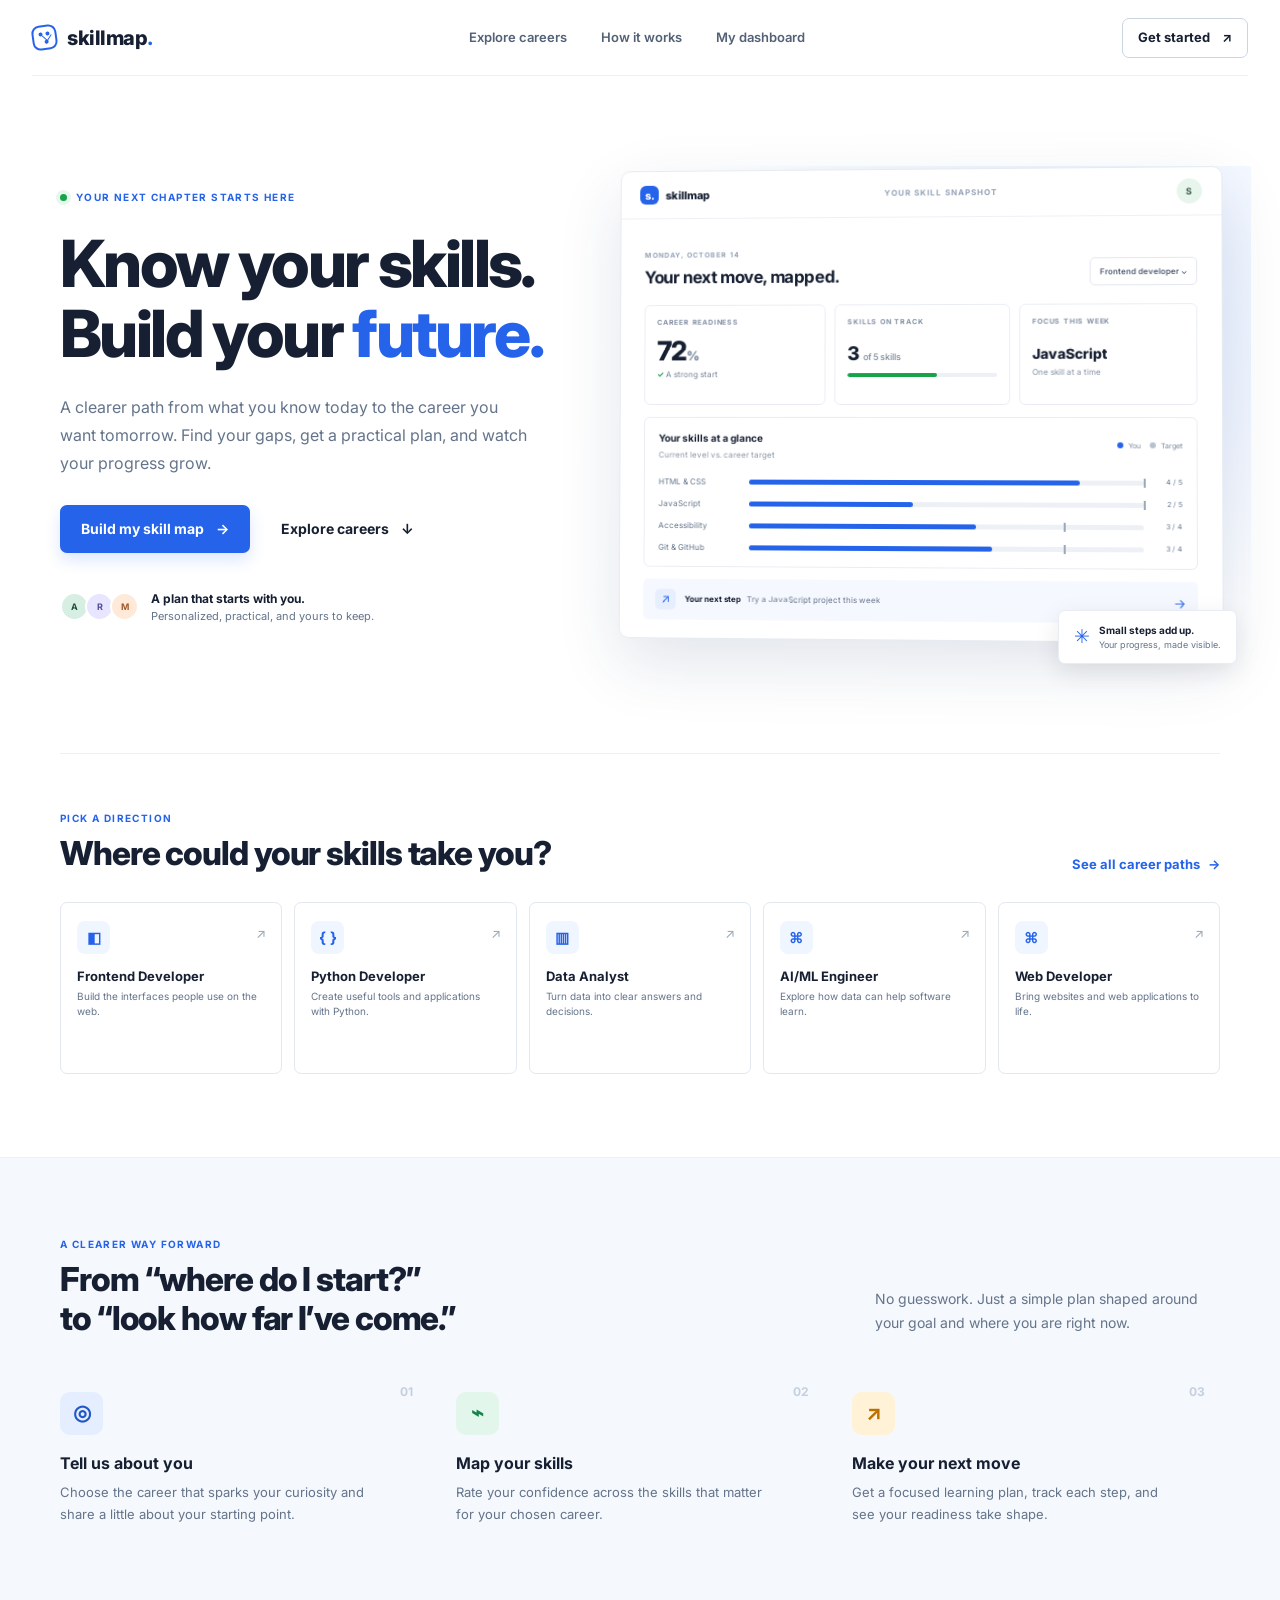
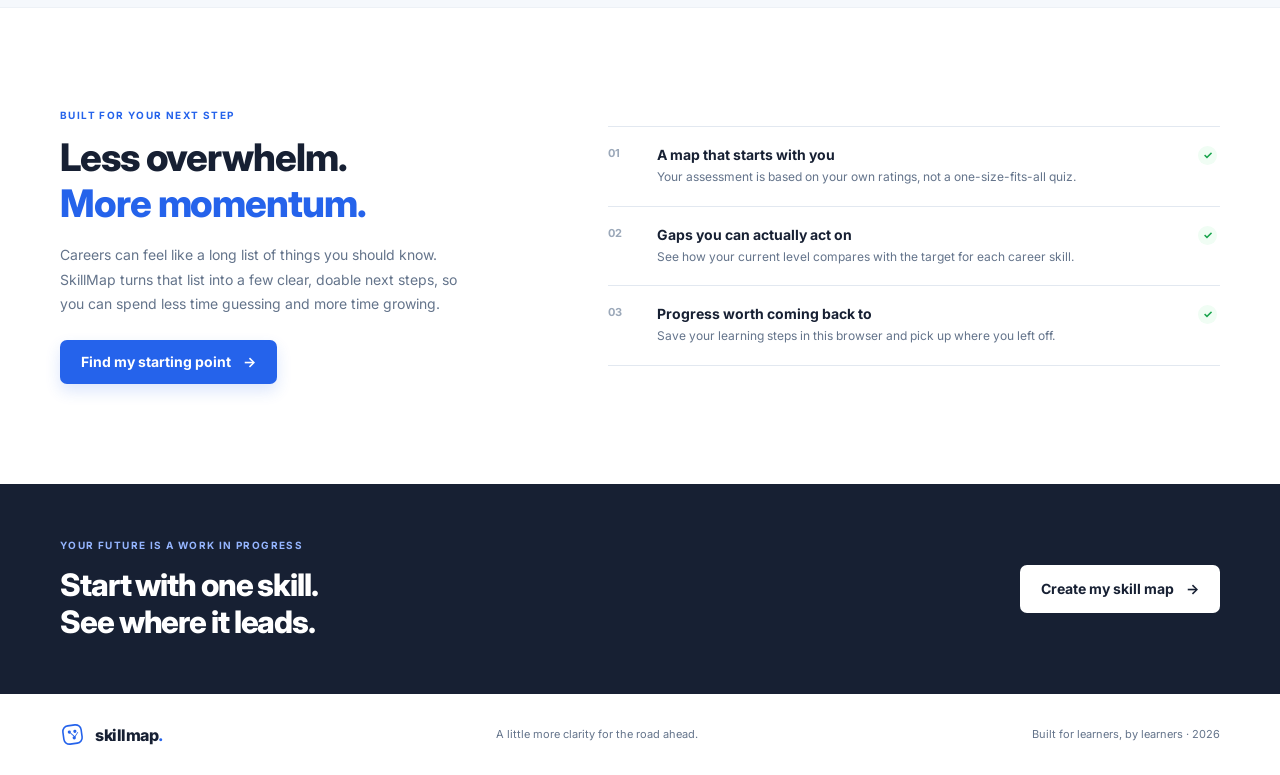
<file: index.html>
<!doctype html>
<html lang="en">
<head>
  <meta charset="utf-8">
  <meta name="viewport" content="width=device-width, initial-scale=1">
  <meta name="description" content="Find your career direction, understand your skill gaps, and build a learning plan with SkillMap.">
  <title>SkillMap | Know your skills. Build your future.</title>
  <link rel="preconnect" href="https://fonts.googleapis.com">
  <link rel="preconnect" href="https://fonts.gstatic.com" crossorigin>
  <link href="https://fonts.googleapis.com/css2?family=Inter:wght@400;500;600;700;800&display=swap" rel="stylesheet">
  <link rel="stylesheet" href="css/style.css">
  <link rel="stylesheet" href="css/responsive.css">
</head>
<body class="landing-page">
  <header class="landing-header">
    <a class="brand" href="index.html" aria-label="SkillMap home"><span class="brand-mark" aria-hidden="true"><i></i><i></i><i></i></span><span>skillmap<span class="brand-period">.</span></span></a>
    <nav class="landing-nav" aria-label="Main navigation">
      <a href="#careers">Explore careers</a>
      <a href="#how-it-works">How it works</a>
      <a href="dashboard.html">My dashboard</a>
    </nav>
    <a class="button button-small button-outline" href="profile.html">Get started <span aria-hidden="true">↗</span></a>
  </header>

  <main>
    <section class="hero section-wrap">
      <div class="hero-copy">
        <p class="eyebrow"><span class="eyebrow-dot"></span> YOUR NEXT CHAPTER STARTS HERE</p>
        <h1>Know your skills.<br>Build your <span>future.</span></h1>
        <p class="hero-description">A clearer path from what you know today to the career you want tomorrow. Find your gaps, get a practical plan, and watch your progress grow.</p>
        <div class="hero-actions"><a class="button button-primary" href="profile.html">Build my skill map <span aria-hidden="true">→</span></a><a class="button button-quiet" href="#careers">Explore careers <span aria-hidden="true">↓</span></a></div>
        <div class="hero-proof"><div class="proof-avatars" aria-hidden="true"><span>A</span><span>R</span><span>M</span></div><p><strong>A plan that starts with you.</strong><br>Personalized, practical, and yours to keep.</p></div>
      </div>
      <div class="hero-art" aria-label="Preview of a student skill analysis dashboard">
        <div class="preview-window">
          <div class="preview-topbar"><div class="preview-brand"><span class="mini-mark">s.</span> skillmap</div><span class="preview-date">YOUR SKILL SNAPSHOT</span><span class="preview-avatar">S</span></div>
          <div class="preview-content"><div class="preview-greeting"><div><span class="preview-kicker">MONDAY, OCTOBER 14</span><h2>Your next move, mapped.</h2></div><span class="preview-career">Frontend developer <span aria-hidden="true">⌄</span></span></div>
            <div class="preview-stats"><div class="preview-stat readiness-stat"><span>CAREER READINESS</span><div class="readiness-number">72<span>%</span></div><div class="stat-foot"><span class="tiny-check">✓</span> A strong start</div></div><div class="preview-stat"><span>SKILLS ON TRACK</span><strong>3 <small>of 5 skills</small></strong><div class="mini-progress"><i style="width:60%"></i></div></div><div class="preview-stat"><span>FOCUS THIS WEEK</span><strong class="focus-stat">JavaScript</strong><small>One skill at a time</small></div></div>
            <div class="preview-chart"><div class="preview-chart-head"><div><strong>Your skills at a glance</strong><span>Current level vs. career target</span></div><div class="chart-legend"><i></i> You <b></b> Target</div></div><div class="chart-bars"><div class="chart-row"><span>HTML &amp; CSS</span><div class="bar-track"><i style="width:84%"></i><b style="left:100%"></b></div><em>4 / 5</em></div><div class="chart-row"><span>JavaScript</span><div class="bar-track"><i style="width:42%"></i><b style="left:100%"></b></div><em>2 / 5</em></div><div class="chart-row"><span>Accessibility</span><div class="bar-track"><i style="width:58%"></i><b style="left:80%"></b></div><em>3 / 4</em></div><div class="chart-row"><span>Git &amp; GitHub</span><div class="bar-track"><i style="width:62%"></i><b style="left:80%"></b></div><em>3 / 4</em></div></div></div>
            <div class="preview-bottom"><span class="preview-note-icon">↗</span><span><strong>Your next step</strong> Try a JavaScript project this week</span><span class="preview-arrow">→</span></div>
          </div>
        </div><div class="floating-note"><span class="floating-spark">✳</span><span><strong>Small steps add up.</strong><br>Your progress, made visible.</span></div>
      </div>
    </section>

    <section class="career-section section-wrap" id="careers">
      <div class="section-heading"><div><p class="eyebrow">PICK A DIRECTION</p><h2>Where could your skills take you?</h2></div><a class="text-link" href="profile.html">See all career paths <span aria-hidden="true">→</span></a></div>
      <div class="career-grid" id="landing-careers"></div>
    </section>

    <section class="steps-section" id="how-it-works"><div class="section-wrap steps-inner"><div class="section-heading"><div><p class="eyebrow">A CLEARER WAY FORWARD</p><h2>From “where do I start?”<br>to “look how far I’ve come.”</h2></div><p class="section-intro">No guesswork. Just a simple plan shaped around your goal and where you are right now.</p></div><div class="steps-grid"><article class="step-item"><span class="step-number">01</span><div class="step-icon icon-profile">◎</div><h3>Tell us about you</h3><p>Choose the career that sparks your curiosity and share a little about your starting point.</p></article><article class="step-item"><span class="step-number">02</span><div class="step-icon icon-assess">⌁</div><h3>Map your skills</h3><p>Rate your confidence across the skills that matter for your chosen career.</p></article><article class="step-item"><span class="step-number">03</span><div class="step-icon icon-grow">↗</div><h3>Make your next move</h3><p>Get a focused learning plan, track each step, and see your readiness take shape.</p></article></div></div></section>

    <section class="features-section section-wrap"><div class="feature-copy"><p class="eyebrow">BUILT FOR YOUR NEXT STEP</p><h2>Less overwhelm.<br><span>More momentum.</span></h2><p>Careers can feel like a long list of things you should know. SkillMap turns that list into a few clear, doable next steps, so you can spend less time guessing and more time growing.</p><a class="button button-primary" href="profile.html">Find my starting point <span aria-hidden="true">→</span></a></div><div class="feature-list"><article><span class="feature-symbol">01</span><div><h3>A map that starts with you</h3><p>Your assessment is based on your own ratings, not a one-size-fits-all quiz.</p></div><span class="feature-tick">✓</span></article><article><span class="feature-symbol">02</span><div><h3>Gaps you can actually act on</h3><p>See how your current level compares with the target for each career skill.</p></div><span class="feature-tick">✓</span></article><article><span class="feature-symbol">03</span><div><h3>Progress worth coming back to</h3><p>Save your learning steps in this browser and pick up where you left off.</p></div><span class="feature-tick">✓</span></article></div></section>

    <section class="closing-cta"><div class="section-wrap closing-inner"><div><p class="eyebrow">YOUR FUTURE IS A WORK IN PROGRESS</p><h2>Start with one skill.<br>See where it leads.</h2></div><a class="button button-light" href="profile.html">Create my skill map <span aria-hidden="true">→</span></a></div></section>
  </main>

  <footer class="site-footer"><div class="section-wrap footer-inner"><a class="brand" href="index.html"><span class="brand-mark" aria-hidden="true"><i></i><i></i><i></i></span><span>skillmap<span class="brand-period">.</span></span></a><p>A little more clarity for the road ahead.</p><span>Built for learners, by learners · 2026</span></div></footer>
  <script src="data/careers.js"></script>
  <script src="js/storage.js"></script>
  <script src="js/app.js"></script>
</body>
</html>
</file>
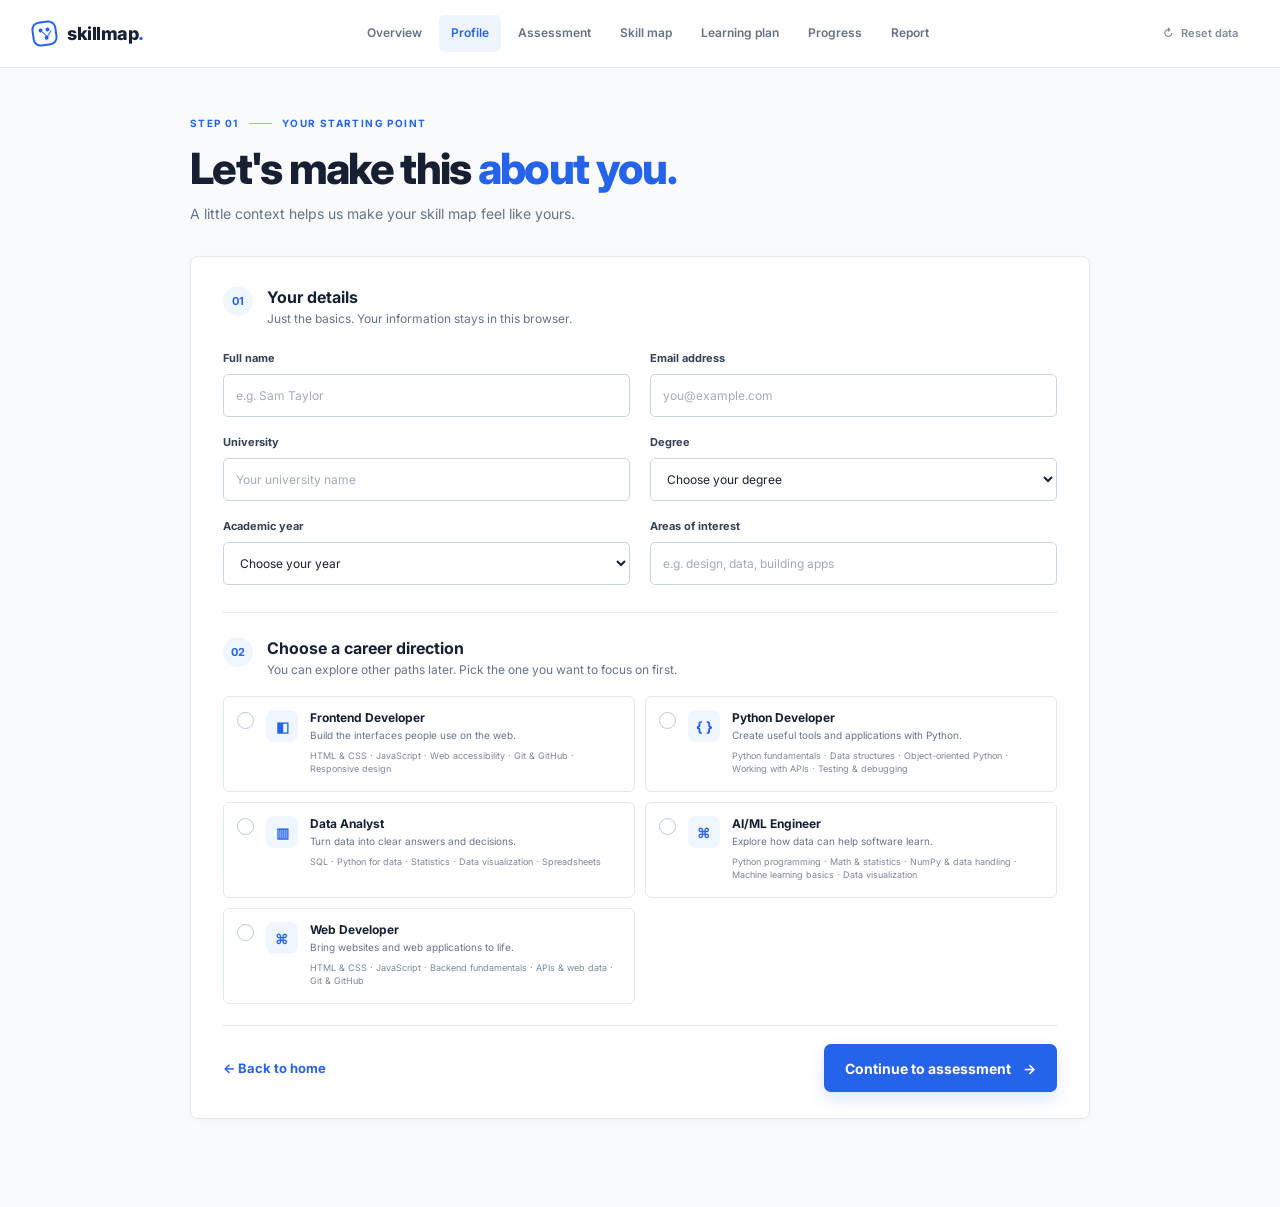
<file: assessment.html>
<!doctype html>
<html lang="en"><head><meta charset="utf-8"><meta name="viewport" content="width=device-width, initial-scale=1"><title>Skill assessment | SkillMap</title>
  <link rel="preconnect" href="https://fonts.googleapis.com"><link rel="preconnect" href="https://fonts.gstatic.com" crossorigin><link href="https://fonts.googleapis.com/css2?family=Inter:wght@400;500;600;700;800&display=swap" rel="stylesheet"><link rel="stylesheet" href="css/style.css"><link rel="stylesheet" href="css/responsive.css"></head>
<body><div id="app-header"></div><main class="page-wrap narrow-wrap"><div class="page-intro"><p class="eyebrow">STEP 02 <span class="eyebrow-line"></span> SKILL CHECK-IN</p><h1>Where are you <span>right now?</span></h1><p>Go with your honest first instinct. This is a starting point, not a test.</p></div>
  <div class="assessment-summary" id="assessment-summary"></div><form id="assessment-form" class="assessment-panel"><div class="assessment-intro"><div><h2>Rate your current skills</h2><p>Choose the level that best matches what you can do today.</p></div><span class="scale-note">1 = beginner&nbsp;&nbsp; · &nbsp;&nbsp;5 = expert</span></div><div id="assessment-skills" class="assessment-skills"></div><p class="form-error" id="assessment-error" role="alert"></p><div class="form-actions"><a class="text-link" href="profile.html">← Change career</a><button class="button button-primary" type="submit">See my skill map <span aria-hidden="true">→</span></button></div></form>
  </main><script src="data/careers.js"></script><script src="js/storage.js"></script><script src="js/analyzer.js"></script><script src="js/app.js"></script><script src="js/assessment.js"></script></body></html>
</file>
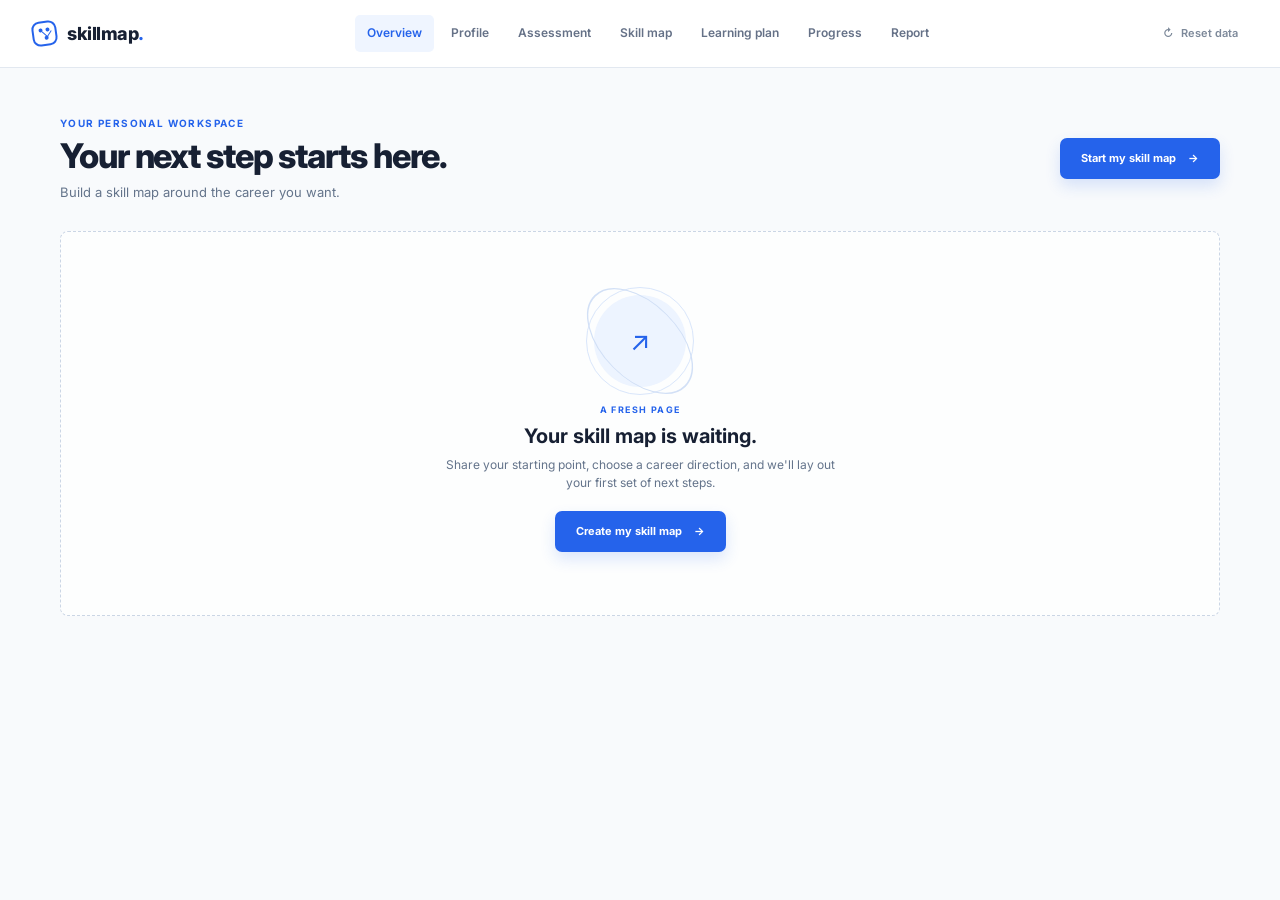
<file: dashboard.html>
<!doctype html>
<html lang="en"><head><meta charset="utf-8"><meta name="viewport" content="width=device-width, initial-scale=1"><title>Dashboard | SkillMap</title>
  <link rel="preconnect" href="https://fonts.googleapis.com"><link rel="preconnect" href="https://fonts.gstatic.com" crossorigin><link href="https://fonts.googleapis.com/css2?family=Inter:wght@400;500;600;700;800&display=swap" rel="stylesheet"><link rel="stylesheet" href="css/style.css"><link rel="stylesheet" href="css/responsive.css"></head>
<body><div id="app-header"></div><main class="page-wrap"><section class="dashboard-welcome"><div><p class="eyebrow">YOUR PERSONAL WORKSPACE</p><h1 id="dashboard-greeting">Your next step starts here.</h1><p id="dashboard-subtitle">Build a skill map around the career you want.</p></div><a class="button button-primary" id="dashboard-primary-action" href="profile.html">Start my skill map <span aria-hidden="true">→</span></a></section>
  <section class="dashboard-empty" id="dashboard-empty"><div class="empty-illustration"><div class="empty-orbit orbit-one"></div><div class="empty-orbit orbit-two"></div><span>↗</span></div><p class="eyebrow">A FRESH PAGE</p><h2>Your skill map is waiting.</h2><p>Share your starting point, choose a career direction, and we'll lay out your first set of next steps.</p><a class="button button-primary" href="profile.html">Create my skill map <span aria-hidden="true">→</span></a></section>
  <section class="dashboard-content" id="dashboard-content" hidden><div class="dashboard-metrics" id="dashboard-metrics"></div><section class="dashboard-main-grid"><div class="content-panel dashboard-skills"><div class="panel-heading"><div><h2>Skills in focus</h2><p>Your current level beside the career target.</p></div><a class="text-link" href="results.html">Full analysis →</a></div><div id="dashboard-skill-list"></div></div><div class="content-panel dashboard-next"><p class="eyebrow">A GOOD PLACE TO START</p><span class="dashboard-next-icon">✳</span><h2 id="dashboard-next-title">Your learning plan</h2><p id="dashboard-next-copy">Explore your recommended learning activities.</p><a class="button button-primary" href="recommendations.html">View learning plan <span aria-hidden="true">→</span></a><div class="dashboard-next-divider"></div><a class="text-link" href="report.html">View student report <span aria-hidden="true">→</span></a></div></section></section>
  </main><script src="data/careers.js"></script><script src="js/storage.js"></script><script src="js/analyzer.js"></script><script src="js/app.js"></script><script src="js/dashboard.js"></script></body></html>
</file>
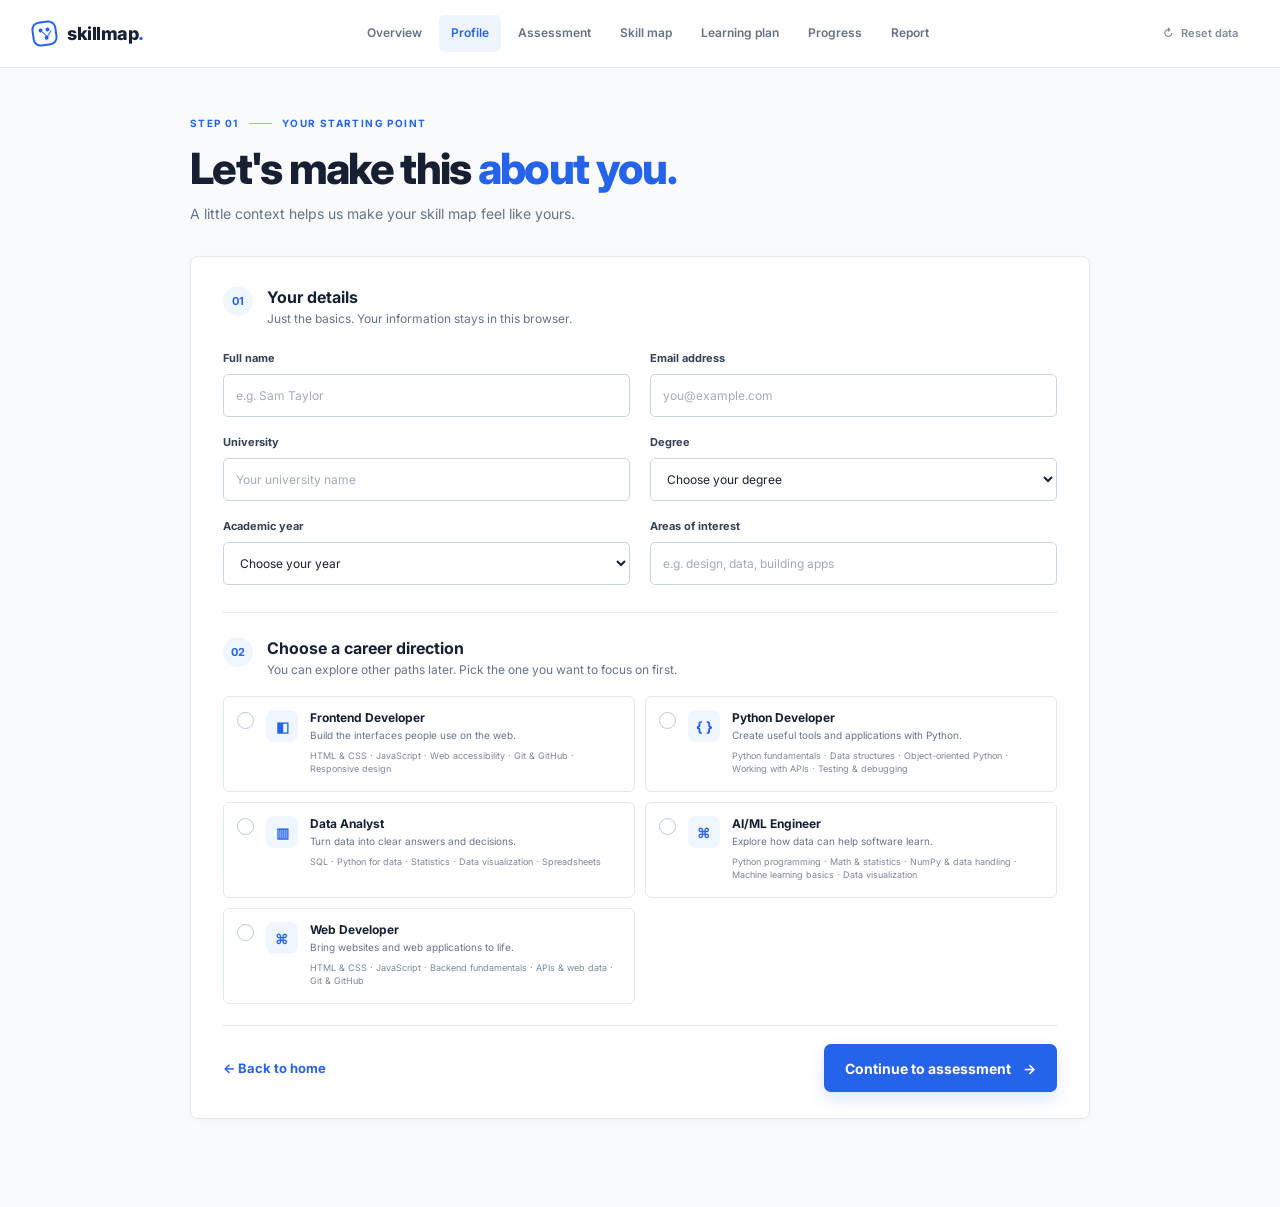
<file: profile.html>
<!doctype html>
<html lang="en">
<head>
  <meta charset="utf-8"><meta name="viewport" content="width=device-width, initial-scale=1">
  <title>Your profile | SkillMap</title>
  <link rel="preconnect" href="https://fonts.googleapis.com"><link rel="preconnect" href="https://fonts.gstatic.com" crossorigin>
  <link href="https://fonts.googleapis.com/css2?family=Inter:wght@400;500;600;700;800&display=swap" rel="stylesheet">
  <link rel="stylesheet" href="css/style.css"><link rel="stylesheet" href="css/responsive.css">
</head>
<body><div id="app-header"></div>
  <main class="page-wrap narrow-wrap"><div class="page-intro"><p class="eyebrow">STEP 01 <span class="eyebrow-line"></span> YOUR STARTING POINT</p><h1>Let's make this <span>about you.</span></h1><p>A little context helps us make your skill map feel like yours.</p></div>
    <form class="form-panel" id="profile-form"><div class="form-section-head"><span class="form-step">01</span><div><h2>Your details</h2><p>Just the basics. Your information stays in this browser.</p></div></div><div class="form-grid"><label class="field"><span>Full name</span><input type="text" name="name" placeholder="e.g. Sam Taylor" autocomplete="name" required maxlength="80"></label><label class="field"><span>Email address</span><input type="email" name="email" placeholder="you@example.com" autocomplete="email" required maxlength="120"></label><label class="field"><span>University</span><input type="text" name="university" placeholder="Your university name" required maxlength="120"></label><label class="field"><span>Degree</span><select name="degree" required><option value="">Choose your degree</option><option>B.Tech Computer Science</option><option>B.Tech Information Technology</option><option>B.Sc. Computer Science</option><option>Other</option></select></label><label class="field"><span>Academic year</span><select name="year" required><option value="">Choose your year</option><option>1st year</option><option>2nd year</option><option>3rd year</option><option>4th year</option></select></label><label class="field"><span>Areas of interest</span><input type="text" name="interests" placeholder="e.g. design, data, building apps" maxlength="160"></label></div>
      <div class="form-divider"></div><div class="form-section-head career-form-head"><span class="form-step">02</span><div><h2>Choose a career direction</h2><p>You can explore other paths later. Pick the one you want to focus on first.</p></div></div><div class="career-choice-grid" id="career-choices"></div><p class="form-error" id="profile-error" role="alert"></p><div class="form-actions"><a class="text-link" href="index.html">← Back to home</a><button class="button button-primary" type="submit">Continue to assessment <span aria-hidden="true">→</span></button></div></form>
  </main>
  <script src="data/careers.js"></script><script src="js/storage.js"></script><script src="js/app.js"></script><script src="js/profile.js"></script>
</body></html>
</file>
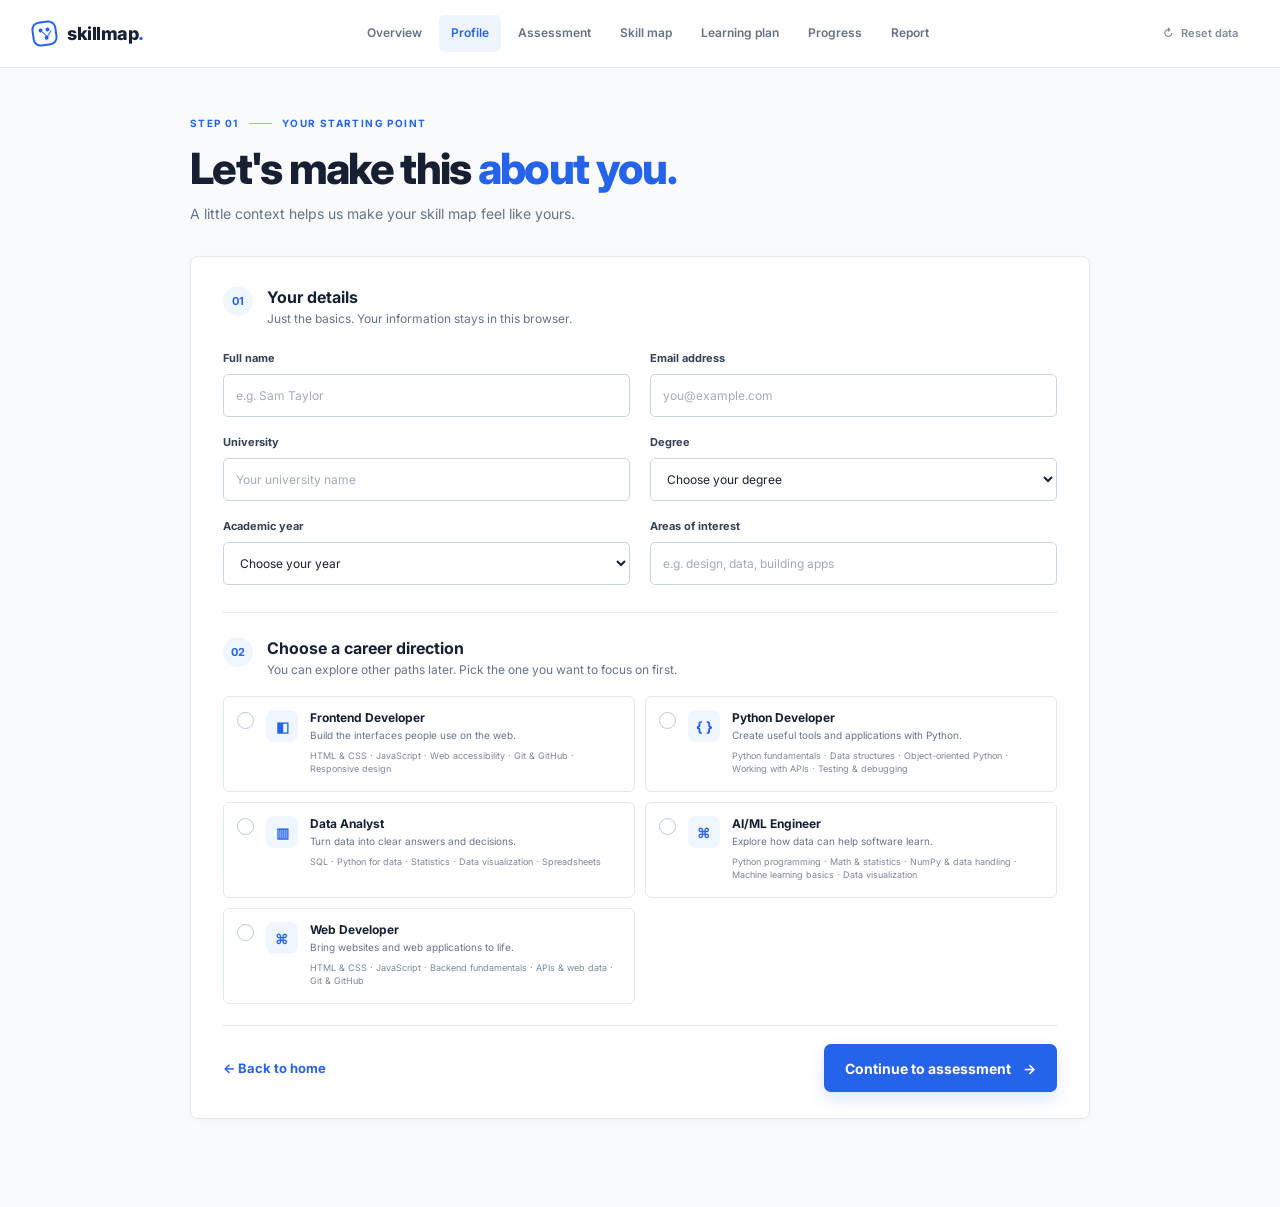
<file: progress.html>
<!doctype html>
<html lang="en"><head><meta charset="utf-8"><meta name="viewport" content="width=device-width, initial-scale=1"><title>Learning progress | SkillMap</title>
  <link rel="preconnect" href="https://fonts.googleapis.com"><link rel="preconnect" href="https://fonts.gstatic.com" crossorigin><link href="https://fonts.googleapis.com/css2?family=Inter:wght@400;500;600;700;800&display=swap" rel="stylesheet"><link rel="stylesheet" href="css/style.css"><link rel="stylesheet" href="css/responsive.css"></head>
<body><div id="app-header"></div><main class="page-wrap"><div class="page-intro"><p class="eyebrow">YOUR PROGRESS <span class="eyebrow-line"></span> <span id="progress-career"></span></p><h1>Look how far <span>you've come.</span></h1><p>Your learning plan, one step at a time. Progress is saved in this browser.</p></div>
  <section class="progress-overview"><div class="progress-main"><div class="progress-main-top"><div><p class="eyebrow">OVERALL LEARNING PROGRESS</p><h2 id="progress-percent">0<span>%</span></h2></div><span class="progress-main-icon">↗</span></div><div class="progress-track"><i id="overall-progress-bar"></i></div><p id="progress-summary">0 of 0 skills completed</p></div><div class="progress-count"><span class="count-dot count-complete"></span><div><strong id="completed-count">0</strong><span>Completed</span></div></div><div class="progress-count"><span class="count-dot count-learning"></span><div><strong id="learning-count">0</strong><span>In progress</span></div></div><div class="progress-count"><span class="count-dot count-remaining"></span><div><strong id="remaining-count">0</strong><span>To explore</span></div></div></section>
  <section class="content-panel progress-panel"><div class="panel-heading"><div><h2>Your skill journey</h2><p>Update a skill as you work through your learning plan.</p></div><a class="text-link" href="recommendations.html">Open learning plan <span aria-hidden="true">→</span></a></div><div id="progress-list" class="progress-list"></div></section>
  <div class="progress-note"><span>i</span><p>Progress tracks completed skills out of all the skills for your selected career. Your skill ratings and learning progress are separate, so you can keep learning after reaching a target.</p></div>
  </main><script src="data/careers.js"></script><script src="js/storage.js"></script><script src="js/analyzer.js"></script><script src="js/app.js"></script><script src="js/progress.js"></script></body></html>
</file>
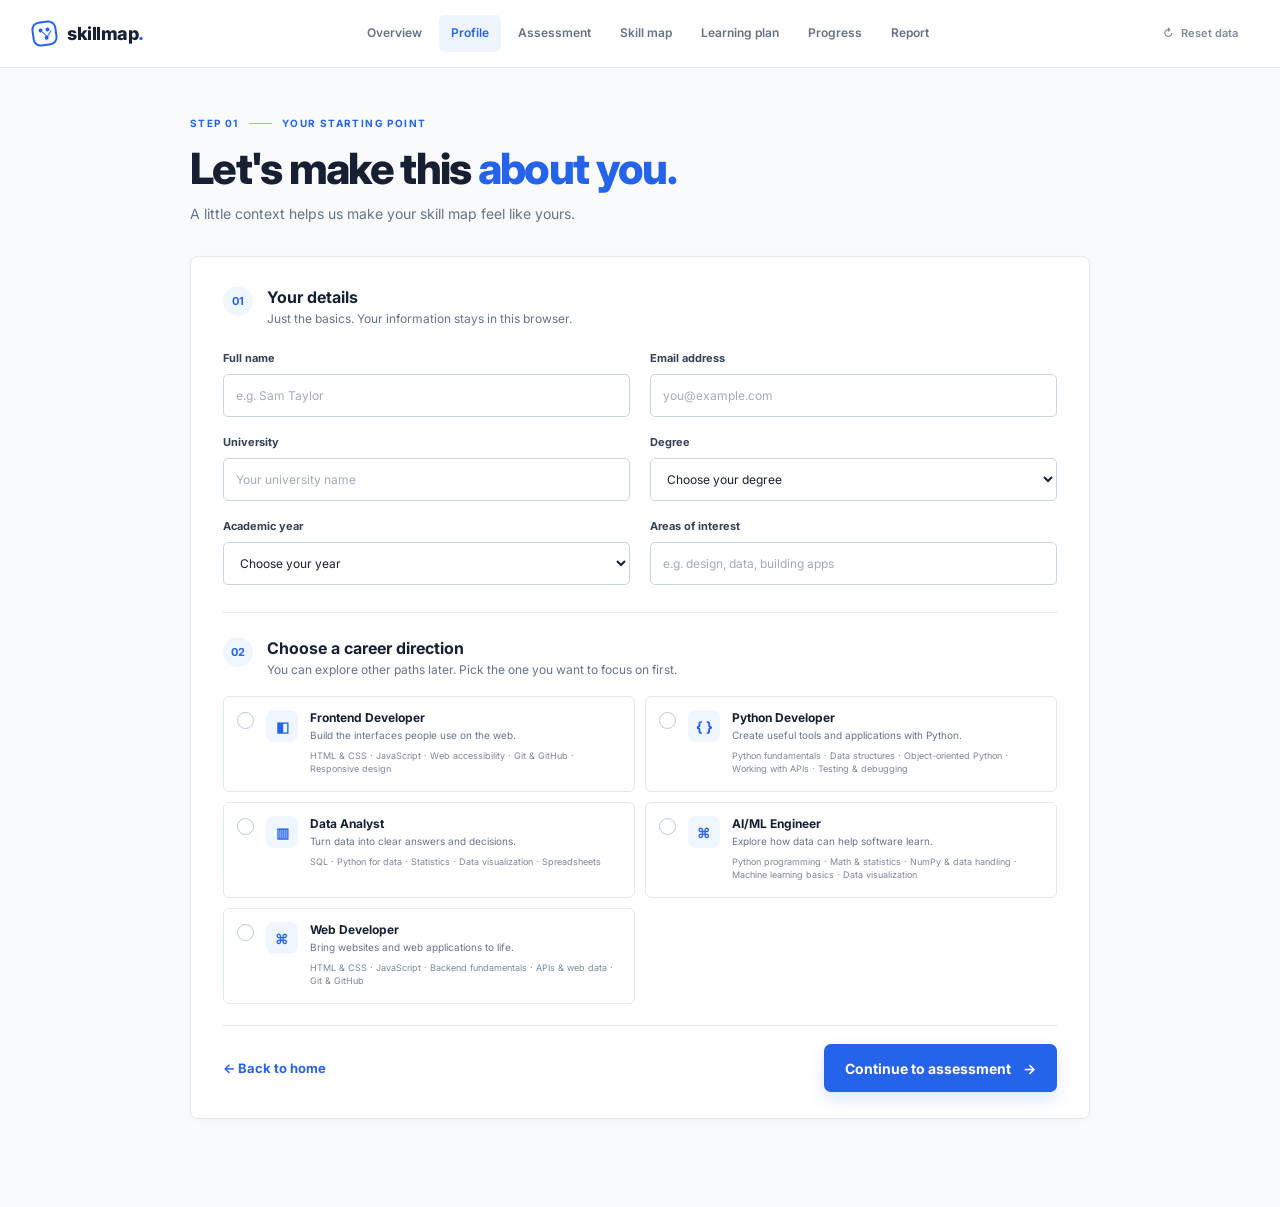
<file: recommendations.html>
<!doctype html>
<html lang="en"><head><meta charset="utf-8"><meta name="viewport" content="width=device-width, initial-scale=1"><title>Learning plan | SkillMap</title>
  <link rel="preconnect" href="https://fonts.googleapis.com"><link rel="preconnect" href="https://fonts.gstatic.com" crossorigin><link href="https://fonts.googleapis.com/css2?family=Inter:wght@400;500;600;700;800&display=swap" rel="stylesheet"><link rel="stylesheet" href="css/style.css"><link rel="stylesheet" href="css/responsive.css"></head>
<body><div id="app-header"></div><main class="page-wrap"><div class="page-intro"><p class="eyebrow">YOUR LEARNING PLAN <span class="eyebrow-line"></span> <span id="recommendation-career"></span></p><h1>Small steps. <span>Real progress.</span></h1><p>These suggestions are based on the gaps in your skill map. Start with one that feels doable.</p></div>
  <div class="recommendation-topline"><div><span class="focus-dot"></span><span id="recommendation-count">Loading your focus skills</span></div><a class="text-link" href="results.html">← Back to skill map</a></div><section class="recommendation-list" id="recommendation-list"></section>
  <section class="plan-footer"><div><span class="plan-footer-icon">↗</span><div><h2>Keep your momentum visible.</h2><p>Mark a skill as in progress or complete to update your learning tracker.</p></div></div><a class="button button-primary" href="progress.html">Go to progress <span aria-hidden="true">→</span></a></section>
  </main><script src="data/careers.js"></script><script src="js/storage.js"></script><script src="js/analyzer.js"></script><script src="js/recommendations.js"></script><script src="js/app.js"></script><script src="js/recommendations-page.js"></script></body></html>
</file>
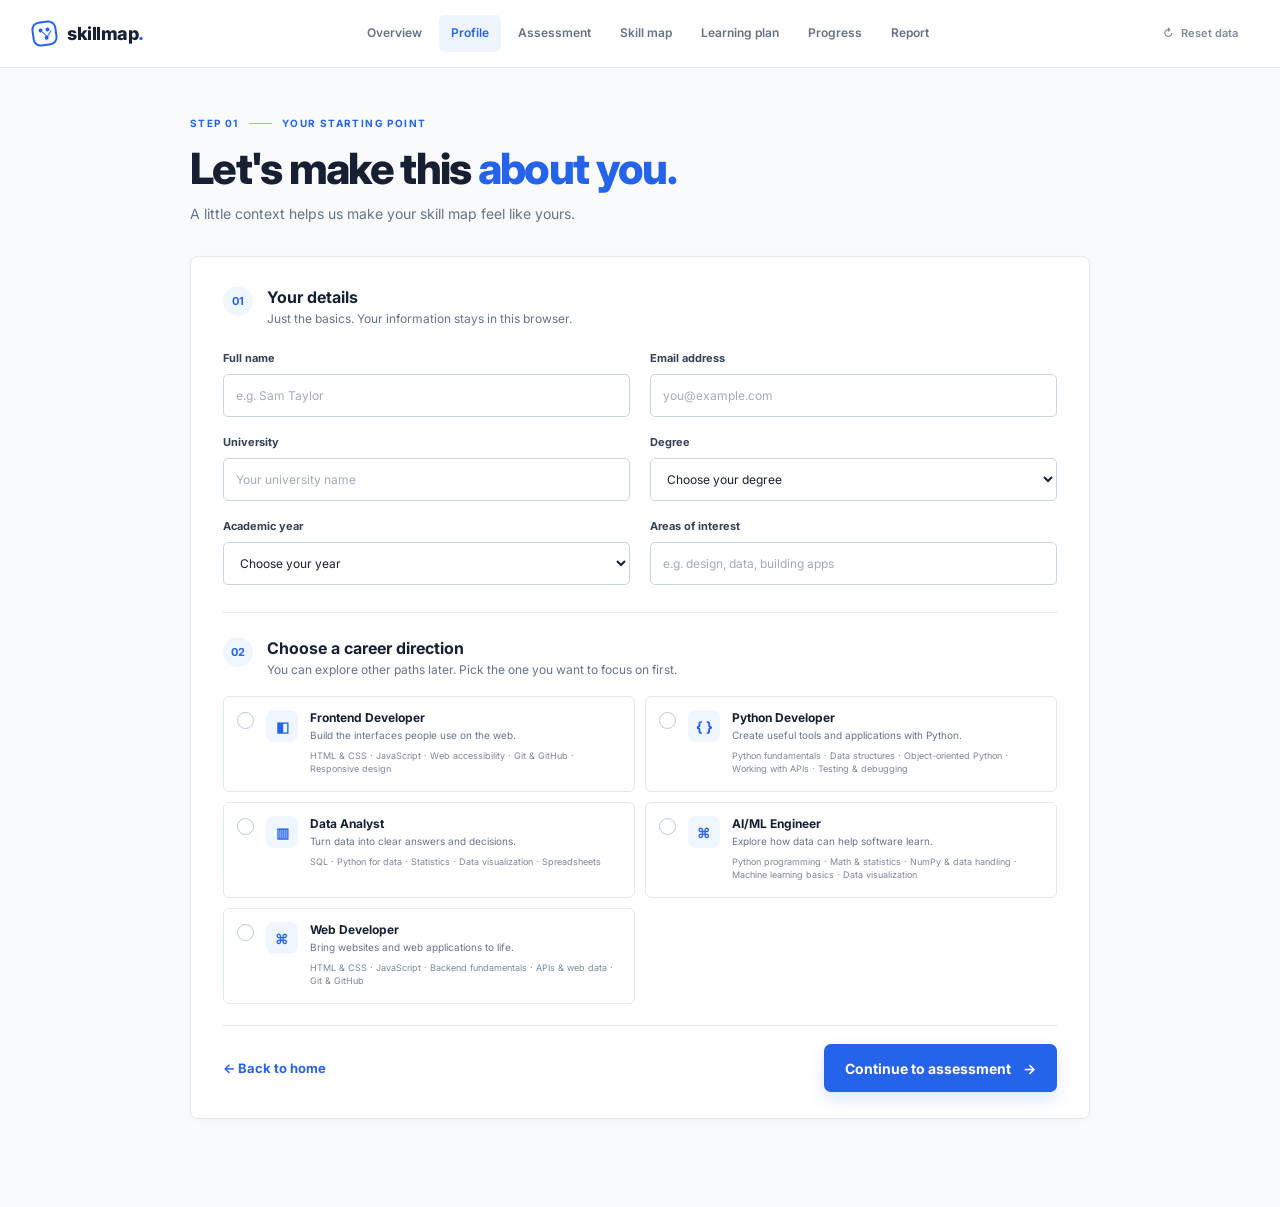
<file: report.html>
<!doctype html>
<html lang="en"><head><meta charset="utf-8"><meta name="viewport" content="width=device-width, initial-scale=1"><title>Student report | SkillMap</title>
  <link rel="preconnect" href="https://fonts.googleapis.com"><link rel="preconnect" href="https://fonts.gstatic.com" crossorigin><link href="https://fonts.googleapis.com/css2?family=Inter:wght@400;500;600;700;800&display=swap" rel="stylesheet"><link rel="stylesheet" href="css/style.css"><link rel="stylesheet" href="css/responsive.css"></head>
<body><div id="app-header"></div><main class="page-wrap report-wrap"><div class="page-intro report-intro"><div><p class="eyebrow">STUDENT REPORT <span class="eyebrow-line"></span> <span id="report-date"></span></p><h1>Your progress, <span>on paper.</span></h1><p>A snapshot of your career readiness and learning plan.</p></div><button class="button button-primary no-print" type="button" onclick="window.print()"><span aria-hidden="true">↓</span> Print / Save as PDF</button></div>
  <article class="report-sheet"><div class="report-brandline"><a class="brand" href="index.html"><span class="brand-mark" aria-hidden="true"><i></i><i></i><i></i></span><span>skillmap<span class="brand-period">.</span></span></a><span>STUDENT SKILL ANALYSIS</span></div><section class="report-student"><div><p class="eyebrow">PREPARED FOR</p><h2 id="report-name">Student name</h2><p id="report-academic"></p></div><div class="report-career-box"><span>CAREER DIRECTION</span><strong id="report-career"></strong></div></section><section class="report-metrics"><div><span>CAREER READINESS</span><strong id="report-readiness">--%</strong></div><div><span>SKILLS ON TARGET</span><strong id="report-on-target">0 / 0</strong></div><div><span>LEARNING PROGRESS</span><strong id="report-progress">0%</strong></div></section><section class="report-section"><div class="report-section-heading"><div><p class="eyebrow">01 / SKILL GAP ANALYSIS</p><h3>Your skills at a glance</h3></div><span>Current level vs. career target</span></div><div class="table-scroll"><table class="skill-table report-table"><thead><tr><th>SKILL</th><th>YOUR LEVEL</th><th>TARGET</th><th>GAP</th><th>STATUS</th></tr></thead><tbody id="report-skills"></tbody></table></div></section><section class="report-section report-recommendations"><div class="report-section-heading"><div><p class="eyebrow">02 / NEXT STEPS</p><h3>Your learning focus</h3></div><a class="text-link no-print" href="recommendations.html">Open full plan →</a></div><div id="report-plan"></div></section><section class="report-section report-footer-note"><span class="report-footer-mark">✳</span><div><h3>Keep learning at your own pace.</h3><p>Revisit your assessment as your skills grow. Your updated map is always here.</p></div></section><footer class="report-foot"><span>SkillMap · Your learning journey, made visible.</span><span id="report-email"></span></footer></article>
  </main><script src="data/careers.js"></script><script src="js/storage.js"></script><script src="js/analyzer.js"></script><script src="js/recommendations.js"></script><script src="js/app.js"></script><script src="js/report.js"></script></body></html>
</file>
<file: css/style.css>
:root {
  --ink: #172033;
  --muted: #64748b;
  --blue: #2563eb;
  --blue-dark: #1d4ed8;
  --blue-pale: #eff6ff;
  --green: #16a34a;
  --green-pale: #f0fdf4;
  --amber: #f59e0b;
  --amber-pale: #fffbeb;
  --paper: #f8fafc;
  --white: #fff;
  --line: #e2e8f0;
  --line-dark: #cbd5e1;
  --shadow: 0 18px 48px rgba(23, 32, 51, .08);
  --font-body: "Inter", "Segoe UI", sans-serif;
  --font-heading: "Inter", "Segoe UI", sans-serif;
}

* { box-sizing: border-box; }
html { scroll-behavior: smooth; }
body { margin: 0; color: var(--ink); background: var(--paper); font-family: var(--font-body); font-size: 15px; line-height: 1.55; -webkit-font-smoothing: antialiased; }
button, input, select { font: inherit; }
button, a { -webkit-tap-highlight-color: transparent; }
a { color: inherit; text-decoration: none; }
button { color: inherit; }
[hidden] { display: none !important; }
.section-wrap, .page-wrap { width: min(1160px, calc(100% - 64px)); margin-inline: auto; }
.page-wrap { padding: 48px 0 88px; }
.narrow-wrap { width: min(900px, calc(100% - 48px)); }

.brand { display: inline-flex; align-items: center; gap: 10px; font: 800 20px/1 var(--font-heading); letter-spacing: -.5px; }
.brand-period { color: var(--blue); }
.brand-mark { width: 25px; height: 25px; position: relative; display: inline-block; border: 2px solid var(--blue); border-radius: 8px; transform: rotate(-8deg); }
.brand-mark i { position: absolute; width: 4px; height: 4px; border-radius: 50%; background: var(--blue); }
.brand-mark i:nth-child(1) { left: 5px; top: 5px; }.brand-mark i:nth-child(2) { right: 5px; top: 5px; }.brand-mark i:nth-child(3) { left: 10px; bottom: 4px; }
.brand-mark:after, .brand-mark:before { content: ""; position: absolute; left: 7px; top: 8px; width: 8px; height: 1px; background: var(--blue); transform: rotate(0deg); }
.brand-mark:before { left: 7px; top: 11px; transform: rotate(49deg); }.brand-mark:after { left: 11px; top: 11px; transform: rotate(-49deg); }
.button { display: inline-flex; align-items: center; justify-content: center; gap: 12px; min-height: 48px; padding: 0 20px; border: 1px solid transparent; border-radius: 7px; font-size: 14px; font-weight: 700; cursor: pointer; transition: background .18s ease, color .18s ease, border-color .18s ease, transform .18s ease, box-shadow .18s ease; }
.button:hover { transform: translateY(-2px); }
.button-primary { background: var(--blue); color: var(--white); box-shadow: 0 7px 15px rgba(37, 99, 235, .16); }
.button-primary:hover { background: var(--blue-dark); box-shadow: 0 9px 22px rgba(37, 99, 235, .24); }
.button-outline { border-color: var(--line-dark); background: var(--white); color: var(--ink); }
.button-outline:hover { border-color: var(--blue); color: var(--blue); }
.button-quiet { color: var(--ink); padding-inline: 8px; }.button-quiet:hover { color: var(--blue); }
.button-small { min-height: 40px; padding-inline: 15px; font-size: 13px; }
.button-light { background: var(--white); color: var(--ink); }.button-light:hover { background: #eaf1ff; }
.text-link { display: inline-flex; align-items: center; gap: 8px; color: var(--blue); font-size: 13px; font-weight: 700; }
.text-link:hover { color: var(--blue-dark); }
.eyebrow { margin: 0 0 14px; color: var(--blue); font-size: 10px; line-height: 1.4; font-weight: 700; letter-spacing: 1.4px; }

/* Landing page */
.landing-page { background: var(--white); }
.landing-header { height: 76px; width: min(1240px, calc(100% - 64px)); margin: auto; display: flex; align-items: center; justify-content: space-between; border-bottom: 1px solid #edf0f5; }
.landing-nav { display: flex; align-items: center; gap: 34px; color: #536176; font-size: 13px; font-weight: 600; }
.landing-nav a:hover { color: var(--blue); }
.hero { min-height: 620px; display: grid; grid-template-columns: .88fr 1.12fr; align-items: center; gap: 46px; padding-block: 74px 85px; }
.hero-copy { position: relative; z-index: 1; padding-bottom: 4px; }
.hero-copy .eyebrow { display: flex; align-items: center; gap: 9px; margin-bottom: 25px; }
.eyebrow-dot { width: 7px; height: 7px; border-radius: 50%; background: var(--green); box-shadow: 0 0 0 4px #e6f7ec; }
.hero h1, .page-intro h1, .dashboard-welcome h1 { margin: 0; font: 800 clamp(44px, 5.2vw, 65px)/1.08 var(--font-heading); letter-spacing: -2.6px; }
.hero h1 span, .page-intro h1 span, .feature-copy h2 span { color: var(--blue); }
.hero-description { max-width: 470px; margin: 23px 0 28px; color: var(--muted); font-size: 16px; line-height: 1.75; }
.hero-actions { display: flex; flex-wrap: wrap; align-items: center; gap: 22px; }
.hero-proof { display: flex; align-items: center; gap: 12px; margin-top: 37px; }
.proof-avatars { display: flex; padding-left: 4px; }
.proof-avatars span { display: grid; place-items: center; width: 29px; height: 29px; margin-left: -4px; border: 2px solid white; border-radius: 50%; color: #245240; background: #d7eee3; font-size: 9px; font-weight: 700; }
.proof-avatars span:nth-child(2) { color: #564d9b; background: #e7e5ff; }.proof-avatars span:nth-child(3) { color: #a45b2a; background: #ffead9; }
.hero-proof p { margin: 0; color: var(--muted); font-size: 11px; line-height: 1.5; }.hero-proof strong { color: var(--ink); font-size: 12px; }
.hero-art { min-width: 0; position: relative; padding: 18px 0 28px 20px; }
.hero-art:before { content: ""; position: absolute; z-index: 0; inset: 3% -5% 0 10%; background: radial-gradient(ellipse at 68% 32%, #e3edff 0, rgba(227,237,255,.55) 34%, transparent 70%); }
.preview-window { position: relative; z-index: 1; overflow: hidden; border: 1px solid #e6ebf2; border-radius: 10px; background: white; box-shadow: 0 24px 65px rgba(29, 54, 100, .13); transform: perspective(1400px) rotateY(-3deg) rotateX(1deg); }
.preview-topbar { height: 48px; display: flex; align-items: center; justify-content: space-between; padding: 0 19px; border-bottom: 1px solid #edf0f5; }
.preview-brand { display: flex; align-items: center; gap: 7px; font: 800 11px var(--font-heading); }.mini-mark { display: grid; place-items: center; width: 19px; height: 19px; border-radius: 6px; color: white; background: var(--blue); font: 800 11px var(--font-heading); }
.preview-date { color: #94a3b8; font-size: 8px; font-weight: 700; letter-spacing: 1px; }.preview-avatar { display: grid; place-items: center; width: 25px; height: 25px; border-radius: 50%; color: #315a46; background: #e8f5ed; font-size: 9px; font-weight: 700; }
.preview-content { padding: 22px 24px 18px; }.preview-greeting { display: flex; justify-content: space-between; align-items: end; gap: 10px; margin-bottom: 18px; }.preview-kicker { color: #94a3b8; font-size: 7px; font-weight: 700; letter-spacing: 1px; }.preview-greeting h2 { margin: 4px 0 0; font: 700 17px var(--font-heading); letter-spacing: -.4px; }
.preview-career { padding: 7px 9px; border: 1px solid var(--line); border-radius: 5px; color: #516075; font-size: 8px; font-weight: 600; white-space: nowrap; }
.preview-stats { display: grid; grid-template-columns: 1.05fr 1fr 1fr; gap: 9px; }.preview-stat { min-height: 101px; padding: 12px; border: 1px solid #e9edf3; border-radius: 6px; }.preview-stat>span { display: block; color: #8491a4; font-size: 7px; font-weight: 700; letter-spacing: .8px; }.readiness-number { margin-top: 6px; font: 800 27px var(--font-heading); letter-spacing: -1px; }.readiness-number span { font-size: 13px; color: #728198; }.stat-foot { margin-top: 1px; color: #768398; font-size: 8px; }.tiny-check { color: var(--green); font-weight: 700; }
.preview-stat>strong { display: block; margin-top: 14px; font: 800 19px var(--font-heading); }.preview-stat>strong small { color: #7d899a; font: 500 9px var(--font-body); }.preview-stat>small { display: block; color: #8390a3; font-size: 8px; }.preview-stat .focus-stat { font-size: 14px; margin: 17px 0 4px; }.mini-progress { height: 4px; margin-top: 8px; overflow: hidden; border-radius: 4px; background: #edf1f6; }.mini-progress i { height: 100%; display: block; border-radius: inherit; background: var(--green); }
.preview-chart { margin-top: 12px; padding: 13px 14px 8px; border: 1px solid #e9edf3; border-radius: 6px; }.preview-chart-head { display: flex; justify-content: space-between; align-items: center; }.preview-chart-head strong, .preview-chart-head span { display: block; }.preview-chart-head strong { font-size: 10px; }.preview-chart-head span { margin-top: 2px; color: #8995a5; font-size: 8px; }.chart-legend { color: #788599; font-size: 7px; }.chart-legend i, .chart-legend b { width: 6px; height: 6px; display: inline-block; margin: 0 3px 0 7px; border-radius: 50%; background: var(--blue); }.chart-legend b { background: #b7c1ce; }
.chart-bars { margin-top: 10px; }.chart-row { display: grid; grid-template-columns: 84px 1fr 30px; gap: 8px; align-items: center; height: 22px; }.chart-row>span { color: #64748b; font-size: 8px; }.chart-row em { color: #64748b; font-size: 7px; font-style: normal; text-align: right; }.bar-track { position: relative; height: 5px; border-radius: 5px; background: #edf1f6; }.bar-track i { position: absolute; left: 0; top: 0; height: 100%; border-radius: inherit; background: var(--blue); }.bar-track b { position: absolute; top: -2px; width: 2px; height: 9px; background: #9aa8bb; }
.preview-bottom { display: flex; align-items: center; gap: 9px; margin-top: 12px; padding: 10px 12px; border-radius: 5px; color: #67758a; background: #f5f8ff; font-size: 8px; }.preview-bottom strong { margin-right: 4px; color: var(--ink); }.preview-note-icon { display: grid; place-items: center; width: 21px; height: 21px; border-radius: 5px; color: var(--blue); background: #e7efff; font-size: 12px; }.preview-arrow { margin-left: auto; color: var(--blue); font-size: 13px; }
.floating-note { position: absolute; z-index: 2; right: -17px; bottom: 4px; display: flex; align-items: center; gap: 9px; padding: 12px 15px; border: 1px solid #e9edf3; border-radius: 7px; background: white; box-shadow: 0 8px 24px rgba(23,32,51,.1); color: var(--muted); font-size: 9px; line-height: 1.5; }.floating-note strong { color: var(--ink); font-size: 10px; }.floating-spark { color: var(--blue); font-size: 19px; }
.career-section { padding-top: 57px; padding-bottom: 83px; border-top: 1px solid #edf0f5; }.section-heading { display: flex; align-items: end; justify-content: space-between; gap: 30px; margin-bottom: 28px; }.section-heading h2, .steps-inner h2, .feature-copy h2, .closing-inner h2 { margin: 0; font: 800 33px/1.2 var(--font-heading); letter-spacing: -1.1px; }.section-heading .eyebrow { margin-bottom: 9px; }.career-grid { display: grid; grid-template-columns: repeat(5, 1fr); gap: 12px; }.career-card { position: relative; min-height: 172px; display: flex; flex-direction: column; padding: 18px 16px 15px; border: 1px solid var(--line); border-radius: 7px; background: var(--white); transition: transform .18s ease, border-color .18s ease, box-shadow .18s ease; }.career-card:hover { transform: translateY(-4px); border-color: #b7cdfa; box-shadow: 0 12px 24px rgba(30,64,130,.08); }.career-card-symbol { display: grid; place-items: center; width: 33px; height: 33px; margin-bottom: 14px; border-radius: 8px; color: var(--blue); background: var(--blue-pale); font-size: 15px; font-weight: 700; }.career-card h3 { margin: 0 0 5px; font: 700 13px var(--font-heading); }.career-card p { margin: 0; color: var(--muted); font-size: 10px; line-height: 1.55; }.career-card-arrow { position: absolute; right: 15px; top: 20px; color: #9aa7b8; font-size: 13px; }
.steps-section { padding: 79px 0 82px; background: #f5f8fc; border-block: 1px solid #edf1f6; }.steps-inner .section-heading { margin-bottom: 45px; }.section-intro { max-width: 345px; margin: 0 0 4px; color: var(--muted); font-size: 14px; line-height: 1.7; }.steps-grid { display: grid; grid-template-columns: repeat(3, 1fr); gap: 28px; }.step-item { position: relative; padding-top: 8px; }.step-number { position: absolute; right: 15px; top: 0; color: #c5d0df; font: 700 12px var(--font-heading); }.step-icon { display: grid; place-items: center; width: 43px; height: 43px; margin-bottom: 18px; border-radius: 10px; font-size: 21px; font-weight: 700; }.icon-profile { color: #2257c7; background: #e5eeff; }.icon-assess { color: #16834a; background: #e3f6eb; }.icon-grow { color: #ba7100; background: #fff2d6; }.step-item h3 { margin: 0 0 8px; font: 700 16px var(--font-heading); }.step-item p { max-width: 310px; margin: 0; color: var(--muted); font-size: 13px; line-height: 1.7; }
.features-section { display: grid; grid-template-columns: .85fr 1.15fr; align-items: center; gap: 95px; padding-block: 100px; }.feature-copy .eyebrow { margin-bottom: 13px; }.feature-copy h2 { font-size: 38px; }.feature-copy>p:not(.eyebrow) { max-width: 415px; margin: 17px 0 23px; color: var(--muted); font-size: 14px; line-height: 1.75; }.feature-copy .button { min-height: 44px; }.feature-list article { display: grid; grid-template-columns: 36px 1fr 22px; align-items: start; gap: 13px; padding: 19px 0; border-bottom: 1px solid var(--line); }.feature-list article:first-child { border-top: 1px solid var(--line); }.feature-symbol { color: #9ba8b9; font: 700 11px var(--font-heading); }.feature-list h3 { margin: 0 0 5px; font: 700 14px var(--font-heading); }.feature-list p { max-width: 420px; margin: 0; color: var(--muted); font-size: 12px; }.feature-tick { display: grid; place-items: center; width: 19px; height: 19px; border-radius: 50%; color: var(--green); background: var(--green-pale); font-size: 11px; font-weight: 700; }
.closing-cta { padding-block: 54px; color: white; background: var(--ink); }.closing-inner { display: flex; justify-content: space-between; align-items: center; gap: 30px; }.closing-inner .eyebrow { color: #95b5ff; }.closing-inner h2 { font-size: 31px; }.site-footer { color: var(--muted); background: white; }.footer-inner { min-height: 81px; display: flex; justify-content: space-between; align-items: center; gap: 20px; }.footer-inner .brand { color: var(--ink); font-size: 16px; }.footer-inner .brand-mark { transform: scale(.8) rotate(-8deg); }.footer-inner p, .footer-inner>span { margin: 0; font-size: 11px; }

/* Shared application header */
.app-header { position: sticky; z-index: 10; top: 0; height: 68px; display: flex; align-items: center; justify-content: space-between; padding-inline: max(32px, calc((100% - 1240px) / 2)); border-bottom: 1px solid var(--line); background: rgba(255,255,255,.96); backdrop-filter: blur(12px); }
.app-header .brand { font-size: 18px; }.app-nav { display: flex; align-items: center; gap: 5px; }.app-nav a { padding: 9px 12px; border-radius: 5px; color: #657187; font-size: 12px; font-weight: 600; transition: color .15s, background .15s; }.app-nav a:hover { color: var(--blue); background: #f5f8ff; }.app-nav a.active { color: var(--blue); background: #eff5ff; }.app-header-actions { display: flex; align-items: center; gap: 10px; }.reset-button { display: inline-flex; align-items: center; gap: 7px; min-height: 36px; padding: 0 10px; border: 0; border-radius: 5px; color: #7d899a; background: transparent; font-size: 11px; font-weight: 600; cursor: pointer; }.reset-button:hover { color: #b42318; background: #fff1f0; }.menu-toggle { display: none; }

/* Forms and page headings */
.page-intro { margin: 0 0 31px; }.page-intro .eyebrow { display: flex; align-items: center; gap: 10px; margin-bottom: 15px; }.eyebrow-line { display: inline-block; width: 23px; height: 1px; background: #9bb9f7; }.page-intro h1 { font-size: 43px; letter-spacing: -1.7px; }.page-intro>p:not(.eyebrow), .page-intro>div>p:not(.eyebrow) { margin: 12px 0 0; color: var(--muted); font-size: 14px; }.form-panel, .assessment-panel, .content-panel { border: 1px solid var(--line); border-radius: 8px; background: white; box-shadow: 0 3px 12px rgba(30,45,70,.025); }.form-panel { padding: 29px 32px 26px; }.form-section-head { display: flex; gap: 14px; align-items: start; margin-bottom: 21px; }.form-step { display: grid; flex: 0 0 30px; place-items: center; width: 30px; height: 30px; border-radius: 50%; color: var(--blue); background: var(--blue-pale); font: 700 11px var(--font-heading); }.form-section-head h2, .assessment-intro h2 { margin: 1px 0 3px; font: 700 16px var(--font-heading); }.form-section-head p, .assessment-intro p { margin: 0; color: var(--muted); font-size: 12px; }.form-grid { display: grid; grid-template-columns: 1fr 1fr; gap: 17px 20px; }.field { display: flex; flex-direction: column; gap: 7px; }.field>span { color: #344054; font-size: 11px; font-weight: 700; }.field input, .field select { width: 100%; height: 43px; padding: 0 12px; outline: none; border: 1px solid var(--line-dark); border-radius: 5px; color: var(--ink); background: white; font-size: 12px; transition: border-color .15s, box-shadow .15s; }.field input::placeholder { color: #a0abba; }.field input:focus, .field select:focus { border-color: #7da4f5; box-shadow: 0 0 0 3px #eaf1ff; }.form-divider { height: 1px; margin: 27px 0 24px; background: var(--line); }.career-form-head { margin-bottom: 17px; }.career-choice-grid { display: grid; grid-template-columns: repeat(2, 1fr); gap: 10px; }.career-choice { position: relative; min-height: 96px; display: flex; gap: 12px; align-items: start; padding: 13px; border: 1px solid var(--line); border-radius: 6px; cursor: pointer; transition: border-color .15s, background .15s, box-shadow .15s; }.career-choice:hover { border-color: #a6bff3; }.career-choice.selected { border-color: var(--blue); background: #f7faff; box-shadow: 0 0 0 1px var(--blue); }.career-choice input { position: absolute; opacity: 0; }.choice-radio { display: grid; flex: 0 0 17px; place-items: center; width: 17px; height: 17px; margin-top: 2px; border: 1px solid #bdc8d6; border-radius: 50%; }.career-choice.selected .choice-radio { border: 5px solid var(--blue); }.choice-icon { display: grid; flex: 0 0 32px; place-items: center; width: 32px; height: 32px; border-radius: 8px; color: var(--blue); background: var(--blue-pale); font-size: 14px; font-weight: 700; }.choice-copy { min-width: 0; }.choice-copy strong { display: block; margin-bottom: 3px; font: 700 12px var(--font-heading); }.choice-copy small { display: block; color: var(--muted); font-size: 10px; line-height: 1.45; }.choice-skills { display: block; margin-top: 6px; color: #7b8799; font-size: 9px; line-height: 1.5; }.form-error { min-height: 0; margin: 0; color: #b42318; font-size: 12px; }.form-error:not(:empty) { margin-top: 11px; }.form-actions { display: flex; justify-content: space-between; align-items: center; gap: 15px; margin-top: 21px; padding-top: 18px; border-top: 1px solid var(--line); }

/* Skill assessment */
.assessment-summary { display: flex; align-items: center; justify-content: space-between; gap: 18px; margin-bottom: 14px; padding: 14px 18px; border: 1px solid #dfe9fb; border-radius: 6px; background: #f4f8ff; }.assessment-summary>div { display: flex; align-items: center; gap: 11px; }.assessment-summary strong { font: 700 13px var(--font-heading); }.assessment-summary p { margin: 2px 0 0; color: var(--muted); font-size: 11px; }.assessment-summary .summary-career-symbol { display: grid; place-items: center; width: 34px; height: 34px; border-radius: 8px; color: var(--blue); background: white; font-size: 15px; }.assessment-summary .text-link { font-size: 11px; }.assessment-panel { padding: 25px 27px 23px; }.assessment-intro { display: flex; justify-content: space-between; align-items: center; gap: 15px; padding-bottom: 18px; border-bottom: 1px solid var(--line); }.scale-note { color: #7e8a9b; font-size: 10px; white-space: nowrap; }.assessment-skill { display: grid; grid-template-columns: minmax(160px, .75fr) 1.25fr 40px; gap: 24px; align-items: center; min-height: 85px; border-bottom: 1px solid #edf0f4; }.skill-name { font: 700 13px var(--font-heading); }.skill-description { display: block; margin-top: 3px; color: var(--muted); font-size: 10px; font-weight: 400; }.skill-control { min-width: 0; }.range-input { display: block; width: 100%; height: 5px; margin: 0; accent-color: var(--blue); cursor: pointer; }.scale-labels { display: flex; justify-content: space-between; margin-top: 7px; color: #94a0b0; font-size: 9px; }.rating-output { display: grid; place-items: center; width: 36px; height: 36px; border: 1px solid #dce5f4; border-radius: 7px; color: var(--blue); background: #f6f9ff; font: 800 15px var(--font-heading); }.assessment-panel .form-actions { margin-top: 22px; }

/* Results, charts and summaries */
.results-intro { display: flex; justify-content: space-between; align-items: end; gap: 20px; }.results-intro .button { min-height: 40px; font-size: 12px; }.results-overview { display: grid; grid-template-columns: 1.65fr 1fr 1fr; gap: 13px; margin-bottom: 16px; }.readiness-card { min-height: 182px; display: flex; justify-content: space-between; align-items: center; gap: 14px; padding: 22px 25px; border-radius: 8px; color: white; background: var(--ink); }.readiness-card .eyebrow { margin-bottom: 6px; color: #a9c2ff; }.readiness-card h2 { margin: 0; font: 800 41px/1.1 var(--font-heading); letter-spacing: -1px; }.readiness-card>div>p:not(.eyebrow) { max-width: 255px; margin: 8px 0 11px; color: #b9c3d3; font-size: 11px; }.readiness-card .text-link { color: #b8ccff; font-size: 11px; }.readiness-ring { width: 105px; height: 105px; flex: 0 0 105px; display: flex; flex-direction: column; align-items: center; justify-content: center; border: 6px solid rgba(255,255,255,.18); border-top-color: #70a0ff; border-right-color: #70a0ff; border-radius: 50%; transform: rotate(25deg); }.readiness-ring>* { transform: rotate(-25deg); }.readiness-ring>span:first-child { font: 800 21px var(--font-heading); }.readiness-ring small { font-size: 10px; }.ring-label { color: #b9c3d3; font-size: 8px; letter-spacing: 1px; }.summary-card { position: relative; min-height: 182px; padding: 19px 20px; border: 1px solid var(--line); border-radius: 8px; background: white; }.summary-icon { display: grid; place-items: center; width: 28px; height: 28px; border-radius: 7px; font-size: 14px; font-weight: 700; }.summary-green { color: var(--green); background: var(--green-pale); }.summary-amber { color: #b77908; background: var(--amber-pale); }.summary-label { margin: 17px 0 3px; color: #8490a2; font-size: 9px; font-weight: 700; letter-spacing: 1px; }.summary-card>strong { display: block; font: 800 29px var(--font-heading); }.summary-card>span:last-child { color: var(--muted); font-size: 10px; }
.results-layout { display: grid; grid-template-columns: 1.3fr .7fr; gap: 15px; }.content-panel { min-width: 0; padding: 20px 21px; }.panel-heading { display: flex; justify-content: space-between; align-items: center; gap: 15px; margin-bottom: 17px; }.panel-heading h2 { margin: 0; font: 700 15px var(--font-heading); }.panel-heading p { margin: 4px 0 0; color: var(--muted); font-size: 10px; }.level-key { color: #8c98a9; font-size: 8px; letter-spacing: .6px; white-space: nowrap; }.level-key b { color: #526076; }.table-scroll { width: 100%; overflow-x: auto; }.skill-table { width: 100%; border-collapse: collapse; text-align: left; }.skill-table th { padding: 9px 7px; border-bottom: 1px solid var(--line); color: #8b97a8; font-size: 8px; font-weight: 700; letter-spacing: .7px; white-space: nowrap; }.skill-table td { height: 45px; padding: 7px; border-bottom: 1px solid #edf0f4; color: #536176; font-size: 10px; white-space: nowrap; }.skill-table tbody tr:last-child td { border-bottom: 0; }.skill-table td:first-child { color: var(--ink); font-size: 11px; font-weight: 700; }.level-cell { display: inline-flex; align-items: center; gap: 7px; }.level-pips { display: flex; gap: 2px; }.level-pips i { width: 9px; height: 4px; border-radius: 3px; background: #e5eaf1; }.level-pips i.filled { background: var(--blue); }.target-pips i.filled { background: #b6c1cf; }.gap-pill { display: inline-grid; place-items: center; min-width: 23px; height: 20px; border-radius: 4px; color: #a96a00; background: var(--amber-pale); font-weight: 700; }.gap-pill.zero { color: var(--green); background: var(--green-pale); }.status-badge { display: inline-flex; align-items: center; gap: 5px; padding: 4px 7px; border-radius: 20px; color: #9b6700; background: #fff7df; font-size: 9px; }.status-badge.met { color: #168344; background: #edf9f0; }.results-chart-wrap { position: relative; height: 244px; }.chart-footnote { display: flex; justify-content: center; gap: 19px; margin-top: 10px; color: #7b8798; font-size: 9px; }.chart-footnote span { display: flex; align-items: center; gap: 6px; }.chart-footnote i { width: 8px; height: 8px; border-radius: 2px; background: var(--blue); }.chart-footnote .legend-target { background: #c5cfdb; }
.next-step-band { display: flex; justify-content: space-between; align-items: center; gap: 20px; margin-top: 16px; padding: 19px 22px; border: 1px solid #e0e9fa; border-radius: 7px; background: #f5f8ff; }.next-step-band>div { display: flex; align-items: center; gap: 13px; }.next-step-mark { display: grid; place-items: center; width: 37px; height: 37px; border-radius: 8px; color: var(--blue); background: #e5edff; font-size: 17px; }.next-step-band .eyebrow { margin: 0 0 3px; font-size: 8px; }.next-step-band h2 { margin: 0; font: 700 14px var(--font-heading); }.next-step-band p:not(.eyebrow) { margin: 2px 0 0; color: var(--muted); font-size: 10px; }.next-step-band .button { min-height: 40px; padding-inline: 15px; font-size: 11px; }

/* Recommendations */
.recommendation-topline { display: flex; justify-content: space-between; align-items: center; margin: 30px 0 13px; padding-bottom: 12px; border-bottom: 1px solid var(--line); }.recommendation-topline>div { display: flex; align-items: center; gap: 8px; color: #536176; font-size: 11px; font-weight: 600; }.focus-dot { width: 7px; height: 7px; border-radius: 50%; background: var(--amber); }.recommendation-topline .text-link { font-size: 11px; }.recommendation-list { display: grid; gap: 10px; }.recommendation-card { display: grid; grid-template-columns: 48px minmax(0, 1fr) auto; gap: 16px; align-items: center; padding: 18px 20px; border: 1px solid var(--line); border-radius: 7px; background: white; transition: border-color .15s, box-shadow .15s; }.recommendation-card:hover { border-color: #c5d4ee; box-shadow: 0 6px 20px rgba(30,45,70,.04); }.recommendation-card.is-complete { background: #fbfefb; }.recommendation-number { display: grid; place-items: center; width: 43px; height: 43px; border-radius: 9px; color: var(--blue); background: #eff5ff; font: 700 13px var(--font-heading); }.recommendation-card.is-complete .recommendation-number { color: var(--green); background: var(--green-pale); }.recommendation-copy { min-width: 0; }.recommendation-meta { display: flex; flex-wrap: wrap; align-items: center; gap: 7px; margin-bottom: 4px; }.recommendation-meta h2 { margin: 0; font: 700 14px var(--font-heading); }.gap-label, .activity-status { padding: 3px 7px; border-radius: 20px; color: #996200; background: var(--amber-pale); font-size: 9px; font-weight: 600; }.activity-status { color: #64748b; background: #f1f5f9; }.recommendation-copy>p { margin: 0 0 7px; color: var(--muted); font-size: 11px; line-height: 1.55; }.recommendation-resource { display: inline-flex; align-items: center; gap: 5px; color: var(--blue); font-size: 10px; font-weight: 700; }.recommendation-resource:hover { text-decoration: underline; }.recommendation-actions { display: flex; flex-direction: column; align-items: stretch; gap: 7px; }.recommendation-actions .button { min-height: 36px; padding-inline: 12px; white-space: nowrap; font-size: 10px; }.recommendation-actions .button-outline { min-height: 32px; }.plan-footer { display: flex; justify-content: space-between; align-items: center; gap: 18px; margin-top: 17px; padding: 18px 20px; border-radius: 7px; color: white; background: var(--ink); }.plan-footer>div { display: flex; align-items: center; gap: 12px; }.plan-footer-icon { display: grid; place-items: center; width: 36px; height: 36px; border-radius: 8px; color: #c1d3ff; background: #2b3c58; font-size: 18px; }.plan-footer h2 { margin: 0; font: 700 13px var(--font-heading); }.plan-footer p { margin: 3px 0 0; color: #b7c3d4; font-size: 10px; }.plan-footer .button { min-height: 39px; color: var(--ink); font-size: 11px; }

/* Progress */
.progress-overview { display: grid; grid-template-columns: 2.2fr 1fr 1fr 1fr; gap: 12px; margin-bottom: 17px; }.progress-main { padding: 19px 21px; border-radius: 7px; color: white; background: var(--ink); }.progress-main-top { display: flex; align-items: start; justify-content: space-between; }.progress-main .eyebrow { margin: 0 0 5px; color: #a9c2ff; font-size: 8px; }.progress-main h2 { margin: 0; font: 800 31px var(--font-heading); }.progress-main h2 span { font-size: 15px; }.progress-main-icon { color: #9db8f5; font-size: 20px; }.progress-track { height: 6px; margin: 13px 0 8px; overflow: hidden; border-radius: 5px; background: #3a4659; }.progress-track i { display: block; width: 0; height: 100%; border-radius: inherit; background: #80a9ff; transition: width .3s ease; }.progress-main>p { margin: 0; color: #b5c1d2; font-size: 9px; }.progress-count { display: flex; align-items: center; gap: 10px; padding: 13px; border: 1px solid var(--line); border-radius: 7px; background: white; }.count-dot { width: 8px; height: 8px; flex: 0 0 8px; border-radius: 50%; }.count-complete { background: var(--green); }.count-learning { background: var(--blue); }.count-remaining { background: #cbd5e1; }.progress-count strong, .progress-count span:last-child { display: block; }.progress-count strong { font: 800 21px var(--font-heading); }.progress-count div span { color: var(--muted); font-size: 10px; }.progress-panel .panel-heading { margin-bottom: 8px; }.progress-list-item { display: grid; grid-template-columns: minmax(155px, .9fr) 1fr auto; align-items: center; gap: 20px; min-height: 68px; border-top: 1px solid #edf0f4; }.progress-list-item:first-child { border-top: 0; }.progress-item-name { font: 700 12px var(--font-heading); }.progress-item-name small { display: block; margin-top: 3px; color: var(--muted); font: 400 10px var(--font-body); }.progress-item-bar { height: 5px; overflow: hidden; border-radius: 5px; background: #edf1f6; }.progress-item-bar i { display: block; height: 100%; border-radius: inherit; background: #b8c5d6; }.progress-list-item.learning .progress-item-bar i { background: var(--blue); }.progress-list-item.completed .progress-item-bar i { background: var(--green); }.progress-item-actions { display: flex; align-items: center; gap: 10px; }.progress-item-status { color: #748197; font-size: 9px; white-space: nowrap; }.progress-item-actions button { min-width: 75px; min-height: 30px; padding: 0 9px; border: 1px solid var(--line-dark); border-radius: 5px; color: #536176; background: white; font-size: 9px; font-weight: 700; cursor: pointer; }.progress-item-actions button:hover { border-color: var(--blue); color: var(--blue); }.progress-item-actions .complete-action { color: var(--green); border-color: #bce6c7; background: #f4fcf6; }.progress-note { display: flex; gap: 9px; align-items: start; margin-top: 14px; padding: 12px 14px; border: 1px solid var(--line); border-radius: 6px; background: white; }.progress-note>span { display: grid; flex: 0 0 17px; place-items: center; width: 17px; height: 17px; border-radius: 50%; color: #65758b; background: #eef2f6; font: 700 10px Georgia, serif; }.progress-note p { margin: 0; color: #738095; font-size: 10px; line-height: 1.55; }

/* Dashboard */
.dashboard-welcome { display: flex; justify-content: space-between; align-items: center; gap: 20px; margin-bottom: 29px; }.dashboard-welcome .eyebrow { margin-bottom: 8px; }.dashboard-welcome h1 { font-size: 34px; letter-spacing: -1.1px; }.dashboard-welcome>div>p:last-child { margin: 7px 0 0; color: var(--muted); font-size: 13px; }.dashboard-welcome .button { min-height: 41px; font-size: 11px; }.dashboard-empty { display: flex; min-height: 385px; flex-direction: column; justify-content: center; align-items: center; padding: 35px 20px; border: 1px dashed #cbd6e5; border-radius: 8px; background: rgba(255,255,255,.72); text-align: center; }.empty-illustration { position: relative; display: grid; place-items: center; width: 92px; height: 92px; margin-bottom: 17px; border-radius: 50%; color: var(--blue); background: #edf4ff; font-size: 27px; }.empty-orbit { position: absolute; inset: -8px; border: 1px solid #d9e6fb; border-radius: 50%; }.orbit-two { inset: 8px; border-color: #d2e0f6; transform: rotate(45deg) scaleX(1.7); }.empty-illustration>span { position: relative; }.dashboard-empty .eyebrow { margin: 0 0 7px; font-size: 9px; }.dashboard-empty h2 { margin: 0; font: 700 20px var(--font-heading); }.dashboard-empty>p:not(.eyebrow) { max-width: 400px; margin: 8px 0 18px; color: var(--muted); font-size: 12px; }.dashboard-empty .button { min-height: 41px; font-size: 11px; }.dashboard-metrics { display: grid; grid-template-columns: repeat(3,1fr); gap: 12px; margin-bottom: 14px; }.dashboard-metric { padding: 17px 19px; border: 1px solid var(--line); border-radius: 7px; background: white; }.dashboard-metric span { color: #8793a4; font-size: 9px; font-weight: 700; letter-spacing: .8px; }.dashboard-metric strong { display: block; margin-top: 5px; font: 800 27px var(--font-heading); }.dashboard-metric small { color: var(--muted); font: 500 10px var(--font-body); }.dashboard-main-grid { display: grid; grid-template-columns: 1.35fr .65fr; gap: 14px; }.dashboard-skills .panel-heading { margin-bottom: 8px; }.dashboard-skill-row { display: grid; grid-template-columns: 130px 1fr 38px; gap: 13px; align-items: center; min-height: 47px; border-top: 1px solid #edf0f4; }.dashboard-skill-row strong { font: 600 11px var(--font-body); }.dashboard-skill-row>span { color: #718096; font-size: 9px; text-align: right; }.dashboard-skill-bar { height: 5px; overflow: hidden; border-radius: 5px; background: #ecf0f5; }.dashboard-skill-bar i { display: block; height: 100%; border-radius: inherit; background: var(--blue); }.dashboard-next { position: relative; overflow: hidden; }.dashboard-next .eyebrow { margin: 0 0 17px; font-size: 8px; }.dashboard-next-icon { display: grid; place-items: center; width: 37px; height: 37px; margin-bottom: 10px; border-radius: 9px; color: var(--blue); background: var(--blue-pale); font-size: 17px; }.dashboard-next h2 { margin: 0; font: 700 16px var(--font-heading); }.dashboard-next>p { margin: 6px 0 15px; color: var(--muted); font-size: 11px; }.dashboard-next .button { min-height: 37px; padding-inline: 13px; font-size: 10px; }.dashboard-next-divider { height: 1px; margin: 17px 0 12px; background: var(--line); }

/* Student report and print layout */
.report-intro { display: flex; align-items: end; justify-content: space-between; gap: 20px; }.report-intro .button { min-height: 41px; font-size: 11px; }.report-sheet { padding: 38px 44px 25px; border: 1px solid var(--line); border-radius: 7px; background: white; box-shadow: 0 8px 30px rgba(30,45,70,.05); }.report-brandline { display: flex; justify-content: space-between; align-items: center; padding-bottom: 19px; border-bottom: 1px solid var(--line); }.report-brandline>span { color: #8995a5; font-size: 8px; font-weight: 700; letter-spacing: 1.2px; }.report-brandline .brand { font-size: 17px; }.report-brandline .brand-mark { transform: scale(.85) rotate(-8deg); }.report-student { display: flex; justify-content: space-between; align-items: center; gap: 20px; padding: 24px 0; }.report-student .eyebrow { margin-bottom: 5px; font-size: 8px; }.report-student h2 { margin: 0; font: 800 22px var(--font-heading); }.report-student p:last-child { margin: 4px 0 0; color: var(--muted); font-size: 10px; }.report-career-box { display: flex; flex-direction: column; gap: 5px; min-width: 190px; padding: 12px 14px; border-radius: 5px; background: #f4f7fc; }.report-career-box span, .report-metrics div>span { color: #8692a3; font-size: 8px; font-weight: 700; letter-spacing: .8px; }.report-career-box strong { font: 700 12px var(--font-heading); }.report-metrics { display: grid; grid-template-columns: repeat(3,1fr); padding: 14px 0; border-block: 1px solid var(--line); }.report-metrics div { display: flex; flex-direction: column; gap: 5px; padding-left: 19px; border-left: 1px solid var(--line); }.report-metrics div:first-child { padding-left: 0; border: 0; }.report-metrics strong { font: 800 21px var(--font-heading); }.report-section { padding-top: 23px; }.report-section-heading { display: flex; justify-content: space-between; align-items: end; gap: 15px; margin-bottom: 12px; }.report-section-heading .eyebrow { margin: 0 0 4px; font-size: 8px; }.report-section-heading h3 { margin: 0; font: 700 15px var(--font-heading); }.report-section-heading>span { color: var(--muted); font-size: 9px; }.report-table td { height: 37px; }.report-recommendations { padding-bottom: 22px; border-bottom: 1px solid var(--line); }.report-plan-list { display: grid; grid-template-columns: 1fr 1fr; gap: 8px 20px; }.report-plan-item { display: flex; align-items: start; gap: 9px; padding: 9px 0; border-top: 1px solid #edf0f4; }.report-plan-number { display: grid; flex: 0 0 21px; place-items: center; width: 21px; height: 21px; border-radius: 5px; color: var(--blue); background: var(--blue-pale); font-size: 9px; font-weight: 700; }.report-plan-item strong { display: block; font-size: 10px; }.report-plan-item p { margin: 3px 0 0; color: var(--muted); font-size: 9px; line-height: 1.5; }.report-footer-note { display: flex; align-items: center; gap: 11px; }.report-footer-mark { display: grid; place-items: center; width: 33px; height: 33px; border-radius: 7px; color: var(--blue); background: var(--blue-pale); font-size: 15px; }.report-footer-note h3 { margin: 0; font: 700 11px var(--font-heading); }.report-footer-note p { margin: 3px 0 0; color: var(--muted); font-size: 9px; }.report-foot { display: flex; justify-content: space-between; gap: 10px; margin-top: 19px; padding-top: 12px; border-top: 1px solid var(--line); color: #8a96a6; font-size: 8px; }
@media print { body { background: white; font-size: 10px; } .app-header, .report-intro, .no-print { display: none !important; } .page-wrap { width: 100%; padding: 0; } .report-sheet { padding: 15mm 16mm; border: 0; border-radius: 0; box-shadow: none; }.report-section { break-inside: avoid; } .report-foot { position: relative; } }

@media (prefers-reduced-motion: reduce) { *, *:before, *:after { scroll-behavior: auto !important; transition-duration: .01ms !important; animation-duration: .01ms !important; } }
</file>
<file: css/responsive.css>
@media (max-width: 1000px) {
  .section-wrap, .page-wrap { width: min(100% - 44px, 900px); }
  .landing-header { width: calc(100% - 44px); }
  .hero { grid-template-columns: .85fr 1.15fr; gap: 28px; min-height: 570px; padding-block: 60px; }
  .hero h1 { font-size: 52px; }
  .preview-content { padding-inline: 17px; }
  .preview-stat { padding: 9px; }
  .career-grid { grid-template-columns: repeat(3, 1fr); }
  .career-card { min-height: 145px; }
  .features-section { gap: 50px; }
  .app-header { padding-inline: 22px; }
  .app-nav a { padding-inline: 8px; font-size: 11px; }
  .results-overview { grid-template-columns: 1.4fr 1fr 1fr; }
  .progress-overview { grid-template-columns: 2fr 1fr 1fr; }
  .progress-count:last-child { grid-column: 2 / 4; }
}

@media (max-width: 720px) {
  .section-wrap, .page-wrap { width: calc(100% - 36px); }
  .page-wrap { padding: 32px 0 58px; }
  .landing-header { width: calc(100% - 36px); height: 66px; }
  .landing-header>.button { min-height: 36px; padding-inline: 11px; font-size: 11px; }
  .landing-nav { gap: 14px; margin-left: auto; margin-right: 13px; }.landing-nav a { font-size: 10px; }.landing-nav a:nth-child(2) { display: none; }
  .hero { display: flex; flex-direction: column; align-items: stretch; gap: 37px; padding-block: 57px 58px; }
  .hero h1 { font-size: clamp(43px, 9vw, 58px); letter-spacing: -2px; }.hero-description { max-width: 530px; font-size: 14px; }.hero-art { width: min(100%, 560px); align-self: center; padding-left: 0; }.hero-art:before { left: 0; right: 0; }.preview-window { transform: none; }.floating-note { right: -5px; bottom: 0; }
  .career-section { padding-top: 46px; padding-bottom: 58px; }.section-heading { align-items: start; gap: 16px; }.section-heading h2, .steps-inner h2 { font-size: 27px; }.career-grid { grid-template-columns: repeat(2, 1fr); }.career-card { min-height: 147px; }.career-card:last-child { grid-column: auto; }.section-heading>.text-link { align-self: end; white-space: nowrap; font-size: 10px; }
  .steps-section { padding: 57px 0; }.steps-inner .section-heading { display: block; margin-bottom: 29px; }.section-intro { margin-top: 14px; }.steps-grid { grid-template-columns: 1fr; gap: 24px; }.step-item { display: grid; grid-template-columns: 43px 1fr; column-gap: 14px; padding: 0; }.step-number { right: 0; }.step-icon { grid-row: span 2; margin: 0; }.step-item h3 { align-self: end; margin: 0 0 4px; font-size: 14px; }.step-item p { grid-column: 2; font-size: 12px; }
  .features-section { grid-template-columns: 1fr; gap: 35px; padding-block: 64px; }.feature-copy h2 { font-size: 34px; }.closing-inner { align-items: start; flex-direction: column; }.closing-inner h2 { font-size: 28px; }.closing-cta { padding-block: 40px; }.footer-inner { flex-wrap: wrap; justify-content: space-between; padding-block: 18px; }.footer-inner p { order: 3; width: 100%; }.footer-inner>span { font-size: 9px; }
  .app-header { height: 61px; padding-inline: 18px; }.app-header .brand { font-size: 17px; }.app-header .brand-mark { transform: scale(.9) rotate(-8deg); }.menu-toggle { display: inline-flex; align-items: center; justify-content: center; width: 35px; height: 35px; padding: 0; border: 1px solid var(--line); border-radius: 5px; background: white; font-size: 18px; cursor: pointer; }.app-header-actions { gap: 6px; }.reset-button { width: 35px; justify-content: center; overflow: hidden; padding: 0; font-size: 0; }.reset-button span { font-size: 15px; }.app-nav { position: absolute; top: 60px; left: 0; right: 0; display: none; flex-direction: column; align-items: stretch; gap: 2px; padding: 10px 18px 13px; border-bottom: 1px solid var(--line); background: white; box-shadow: 0 9px 14px rgba(23,32,51,.06); }.app-nav.open { display: flex; }.app-nav a { padding: 10px 11px; font-size: 12px; }
  .page-intro { margin-bottom: 23px; }.page-intro h1 { font-size: 35px; letter-spacing: -1.3px; }.page-intro>p:not(.eyebrow), .page-intro>div>p:not(.eyebrow) { font-size: 12px; }.form-panel { padding: 22px 18px 19px; }.form-grid { grid-template-columns: 1fr; gap: 13px; }.career-choice-grid { grid-template-columns: 1fr; }.career-choice { min-height: 82px; }.form-actions { align-items: stretch; }.form-actions .button { padding-inline: 12px; font-size: 11px; }.form-actions .text-link { font-size: 11px; }.assessment-summary { align-items: start; padding: 12px; }.assessment-summary .text-link { white-space: nowrap; }.assessment-panel { padding: 19px 15px; }.assessment-intro { align-items: start; flex-direction: column; gap: 7px; }.assessment-skill { grid-template-columns: minmax(100px, .75fr) 1.25fr 34px; gap: 10px; min-height: 83px; }.skill-name { font-size: 11px; }.skill-description { font-size: 9px; }.rating-output { width: 31px; height: 31px; }.scale-labels { font-size: 8px; }
  .results-intro, .report-intro { align-items: start; flex-direction: column; }.results-intro .button, .report-intro .button { align-self: start; }.results-overview { grid-template-columns: 1fr 1fr; }.readiness-card { grid-column: 1 / -1; min-height: 155px; }.summary-card { min-height: 145px; }.results-layout { grid-template-columns: 1fr; }.content-panel { padding: 17px 14px; }.skill-table { min-width: 520px; }.results-chart-wrap { height: 220px; }.next-step-band { align-items: start; flex-direction: column; }.next-step-band .button { margin-left: 50px; }
  .recommendation-topline { align-items: start; gap: 10px; }.recommendation-topline .text-link { white-space: nowrap; }.recommendation-card { grid-template-columns: 38px minmax(0,1fr); gap: 12px; padding: 14px; }.recommendation-number { width: 36px; height: 36px; }.recommendation-copy { grid-column: 2; }.recommendation-actions { grid-column: 2; flex-direction: row; }.recommendation-actions .button { flex: 1; }.plan-footer { align-items: start; flex-direction: column; }.plan-footer .button { margin-left: 48px; }
  .progress-overview { grid-template-columns: 1fr 1fr; }.progress-main { grid-column: 1 / -1; }.progress-count:last-child { grid-column: auto; }.progress-panel .panel-heading { align-items: start; flex-direction: column; }.progress-list-item { grid-template-columns: 1fr auto; gap: 8px 14px; padding: 11px 0; }.progress-item-name { grid-column: 1; }.progress-item-bar { grid-column: 1 / -1; grid-row: 2; }.progress-item-actions { grid-column: 2; grid-row: 1; }.progress-item-status { display: none; }.progress-item-actions button { min-height: 29px; }
  .dashboard-welcome { align-items: start; flex-direction: column; }.dashboard-welcome h1 { font-size: 29px; }.dashboard-metrics { grid-template-columns: 1fr 1fr; }.dashboard-metric:last-child { grid-column: 1 / -1; }.dashboard-main-grid { grid-template-columns: 1fr; }.dashboard-skill-row { grid-template-columns: 104px 1fr 35px; gap: 9px; }
  .report-sheet { padding: 24px 17px 20px; }.report-brandline>span { font-size: 7px; }.report-student { align-items: start; flex-direction: column; }.report-career-box { min-width: 0; width: 100%; }.report-metrics strong { font-size: 17px; }.report-metrics div { padding-left: 9px; }.report-metrics div>span { font-size: 7px; }.report-section-heading { align-items: start; flex-direction: column; gap: 5px; }.report-table { min-width: 490px; }.report-plan-list { grid-template-columns: 1fr; gap: 0; }.report-foot { flex-direction: column; }
}

@media (max-width: 400px) {
  .section-wrap, .page-wrap { width: calc(100% - 28px); }
  .landing-header { width: calc(100% - 28px); gap: 8px; }.landing-header .brand { gap: 6px; font-size: 17px; }.landing-nav { gap: 8px; margin-right: 4px; }.landing-nav a { font-size: 9px; }.landing-nav a:nth-child(3) { display: none; }.landing-header>.button { gap: 5px; padding-inline: 8px; font-size: 9px; white-space: nowrap; }
  .hero-actions { gap: 10px; }.hero-actions .button { padding-inline: 13px; font-size: 12px; }.preview-content { padding-inline: 11px; }.preview-stats { gap: 5px; }.preview-stat { padding: 7px; }.preview-stat>span { font-size: 6px; }.chart-row { grid-template-columns: 69px 1fr 27px; gap: 5px; }.chart-row>span { font-size: 7px; }.preview-chart { padding-inline: 9px; }.career-card { padding-inline: 12px; }.section-heading>.text-link { white-space: normal; text-align: right; }.page-intro h1 { font-size: 31px; }.form-actions { flex-wrap: wrap; }.form-actions .text-link { width: 100%; }.assessment-skill { grid-template-columns: 88px minmax(0,1fr) 29px; gap: 7px; }.scale-labels span:nth-child(2), .scale-labels span:nth-child(4) { display: none; }.rating-output { width: 28px; height: 28px; }.recommendation-topline { flex-direction: column; }.recommendation-topline .text-link { align-self: end; }.dashboard-skill-row { grid-template-columns: 87px 1fr 32px; }
}
</file>
